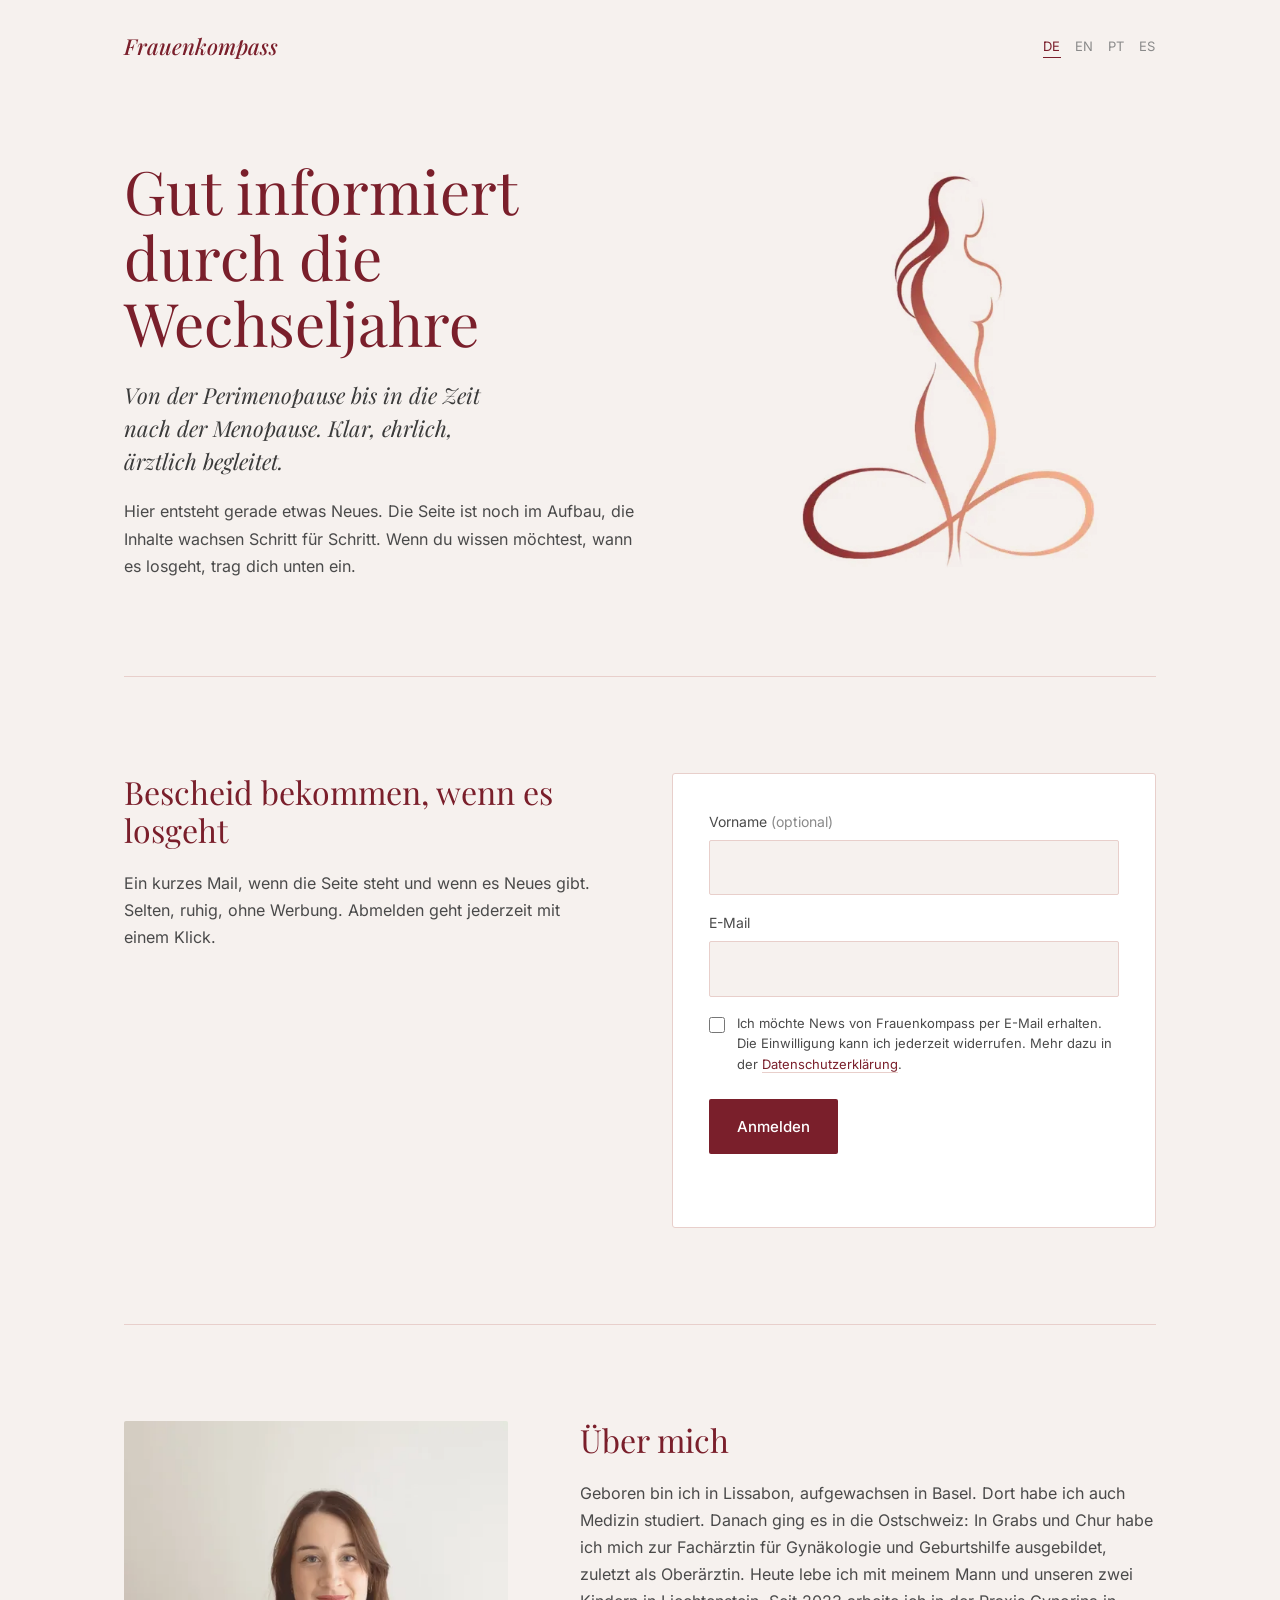
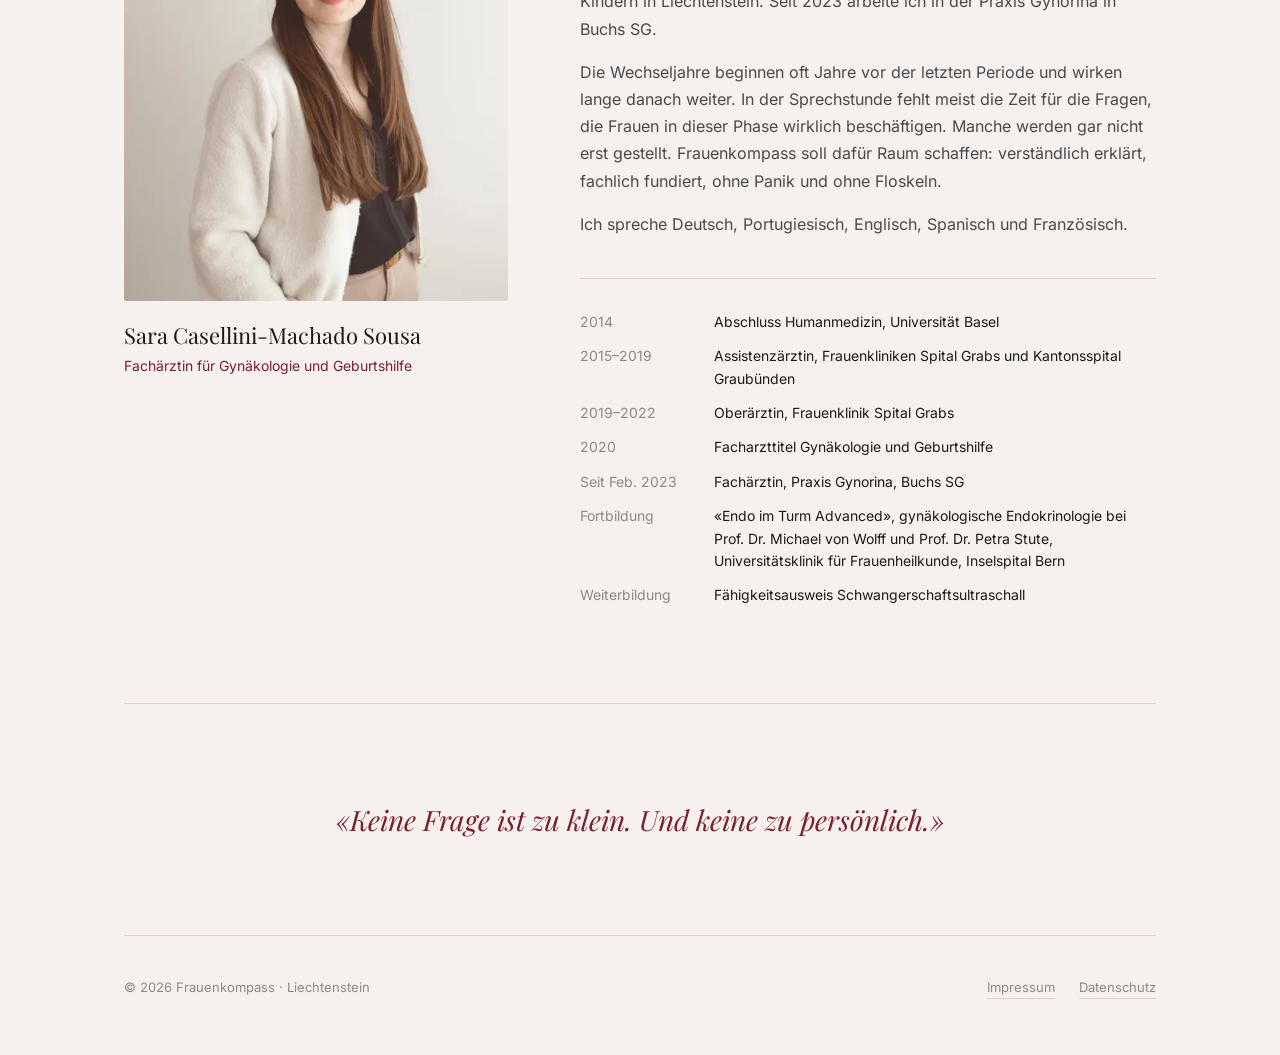
<file: index.html>
<!DOCTYPE html>
<html lang="de">
<head>
<meta charset="UTF-8">
<meta name="viewport" content="width=device-width, initial-scale=1.0">
<title>Frauenkompass · im Aufbau</title>
<meta name="description" content="Frauenkompass. Rund um die Wechseljahre. Ein neues Projekt von Sara Casellini-Machado Sousa, Fachärztin für Gynäkologie und Geburtshilfe in Liechtenstein. Die Seite ist im Aufbau.">
<meta name="theme-color" content="#F6F1EE">
<link rel="alternate" hreflang="de" href="index.html">
<link rel="alternate" hreflang="en" href="en/index.html">
<link rel="alternate" hreflang="pt" href="pt/index.html">
<link rel="alternate" hreflang="es" href="es/index.html">
<link rel="icon" type="image/png" href="assets/favicon.png">
<link rel="apple-touch-icon" href="assets/apple-touch-icon.png">
<link rel="stylesheet" href="assets/style.css">
</head>
<body>

<div class="wrap">
  <header class="top">
    <a class="wordmark" href="index.html">Frauenkompass</a>
    <nav class="lang" aria-label="Sprache"><a href="index.html" hreflang="de" lang="de" aria-current="page">DE</a><a href="en/index.html" hreflang="en" lang="en">EN</a><a href="pt/index.html" hreflang="pt" lang="pt">PT</a><a href="es/index.html" hreflang="es" lang="es">ES</a></nav>
  </header>

  <main>
    <section class="hero">
      <div>
        <h1>Gut informiert durch die Wechseljahre</h1>
        <p class="lede">Von der Perimenopause bis in die Zeit nach der Menopause. Klar, ehrlich, ärztlich begleitet.</p>
        <p class="body">Hier entsteht gerade etwas Neues. Die Seite ist noch im Aufbau, die Inhalte wachsen Schritt für Schritt. Wenn du wissen möchtest, wann es losgeht, trag dich unten ein.</p>
      </div>
      <div class="hero-symbol">
        <img src="assets/symbol.webp" width="404" height="537" alt="" aria-hidden="true">
      </div>
    </section>

    <section class="section" id="news">
      <div class="news">
        <div>
          <h2>Bescheid bekommen, wenn es losgeht</h2>
          <p>Ein kurzes Mail, wenn die Seite steht und wenn es Neues gibt. Selten, ruhig, ohne Werbung. Abmelden geht jederzeit mit einem Klick.</p>
        </div>
        <div class="card">
          <form id="news-form" novalidate>
            <input type="hidden" name="sprache" value="de">
            <label class="field">
              <span>Vorname <span class="opt">(optional)</span></span>
              <input class="input" type="text" name="vorname" autocomplete="given-name" maxlength="80">
            </label>
            <label class="field">
              <span>E-Mail</span>
              <input class="input" type="email" name="email" autocomplete="email" required maxlength="200">
            </label>
            <label class="hp" aria-hidden="true">Bitte leer lassen <input type="text" name="website" tabindex="-1" autocomplete="off"></label>
            <label class="check">
              <input type="checkbox" name="einwilligung" required>
              <span>Ich möchte News von Frauenkompass per E-Mail erhalten. Die Einwilligung kann ich jederzeit widerrufen. Mehr dazu in der <a href="datenschutz.html">Datenschutzerklärung</a>.</span>
            </label>
            <button class="btn" type="submit">Anmelden</button>
            <p class="form-note" id="news-note" role="status" aria-live="polite"></p>
          </form>
        </div>
      </div>
    </section>

    <section class="section" id="ueber">
      <div class="person">
        <figure class="portrait">
          <img src="assets/sara.webp" srcset="assets/sara-480.webp 480w, assets/sara.webp 960w" sizes="(max-width: 820px) 360px, 420px" width="960" height="1200" alt="Sara Casellini-Machado Sousa" loading="lazy">
          <figcaption>
            <span class="name">Sara Casellini-Machado Sousa</span>
            <span class="role">Fachärztin für Gynäkologie und Geburtshilfe</span>
          </figcaption>
        </figure>
        <div class="bio">
          <h2>Über mich</h2>
          <p>Geboren bin ich in Lissabon, aufgewachsen in Basel. Dort habe ich auch Medizin studiert. Danach ging es in die Ostschweiz: In Grabs und Chur habe ich mich zur Fachärztin für Gynäkologie und Geburtshilfe ausgebildet, zuletzt als Oberärztin. Heute lebe ich mit meinem Mann und unseren zwei Kindern in Liechtenstein. Seit 2023 arbeite ich in der Praxis Gynorina in Buchs SG.</p>
          <p>Die Wechseljahre beginnen oft Jahre vor der letzten Periode und wirken lange danach weiter. In der Sprechstunde fehlt meist die Zeit für die Fragen, die Frauen in dieser Phase wirklich beschäftigen. Manche werden gar nicht erst gestellt. Frauenkompass soll dafür Raum schaffen: verständlich erklärt, fachlich fundiert, ohne Panik und ohne Floskeln.</p>
          <p>Ich spreche Deutsch, Portugiesisch, Englisch, Spanisch und Französisch.</p>

          <dl class="cv">
            <dt>2014</dt><dd>Abschluss Humanmedizin, Universität Basel</dd>
            <dt>2015–2019</dt><dd>Assistenzärztin, Frauenkliniken Spital Grabs und Kantonsspital Graubünden</dd>
            <dt>2019–2022</dt><dd>Oberärztin, Frauenklinik Spital Grabs</dd>
            <dt>2020</dt><dd>Facharzttitel Gynäkologie und Geburtshilfe</dd>
            <dt>Seit Feb. 2023</dt><dd>Fachärztin, Praxis Gynorina, Buchs SG</dd>
            <dt>Fortbildung</dt><dd>«Endo im Turm Advanced», gynäkologische Endokrinologie bei Prof. Dr. Michael von Wolff und Prof. Dr. Petra Stute, Universitätsklinik für Frauenheilkunde, Inselspital Bern</dd>
            <dt>Weiterbildung</dt><dd>Fähigkeitsausweis Schwangerschaftsultraschall</dd>
          </dl>
        </div>
      </div>
    </section>

    <section class="quote">
      <p>«Keine Frage ist zu klein. Und keine zu persönlich.»</p>
    </section>
  </main>

  <footer class="foot">
    <span>© <span id="jahr">2026</span> Frauenkompass · Liechtenstein</span>
    <nav>
      <a href="impressum.html">Impressum</a>
      <a href="datenschutz.html">Datenschutz</a>
    </nav>
  </footer>
</div>

<script>
/*
  Newsletter-Anmeldung.
  ENDPOINT: URL des Newsletter-Dienstes (z.B. Brevo- oder Mailchimp-Formular-Action).
  Solange leer, öffnet das Formular ein vorbereitetes Mail an KONTAKT_EMAIL.
*/
var ENDPOINT = '';
var KONTAKT_EMAIL = 'kontakt@frauenkompass.ch';
var TXT = {
  badEmail: 'Bitte eine gültige E-Mail-Adresse eingeben.',
  noConsent: 'Bitte die Einwilligung bestätigen.',
  mailSubject: 'News-Anmeldung',
  mailBody: 'Bitte nehmt mich in die News-Liste auf.',
  mailName: 'Vorname',
  mailOpen: 'Dein Mailprogramm öffnet sich. Einfach absenden, fertig.',
  thanks: 'Danke. Bitte bestätige die Anmeldung über den Link im Mail, das wir dir gerade geschickt haben.',
  error: 'Das hat nicht geklappt. Bitte später nochmals versuchen.'
};

document.getElementById('jahr').textContent = new Date().getFullYear();

document.getElementById('news-form').addEventListener('submit', function (e) {
  e.preventDefault();
  var f = e.target;
  var note = document.getElementById('news-note');
  note.className = 'form-note';
  if (f.website.value) return;
  var email = f.email.value.trim();
  if (!/^[^\s@]+@[^\s@]+\.[^\s@]+$/.test(email)) { note.textContent = TXT.badEmail; f.email.focus(); return; }
  if (!f.einwilligung.checked) { note.textContent = TXT.noConsent; return; }

  if (!ENDPOINT) {
    var body = TXT.mailBody + '\n\nE-Mail: ' + email + (f.vorname.value.trim() ? '\n' + TXT.mailName + ': ' + f.vorname.value.trim() : '') + '\n[de]';
    window.location.href = 'mailto:' + KONTAKT_EMAIL + '?subject=' + encodeURIComponent(TXT.mailSubject) + '&body=' + encodeURIComponent(body);
    note.textContent = TXT.mailOpen;
    note.className = 'form-note ok';
    return;
  }

  var btn = f.querySelector('button');
  btn.disabled = true;
  fetch(ENDPOINT, { method: 'POST', body: new FormData(f), mode: 'no-cors' })
    .then(function () {
      f.reset();
      note.textContent = TXT.thanks;
      note.className = 'form-note ok';
    })
    .catch(function () {
      note.textContent = TXT.error;
    })
    .then(function () { btn.disabled = false; });
});
</script>
</body>
</html>
</file>
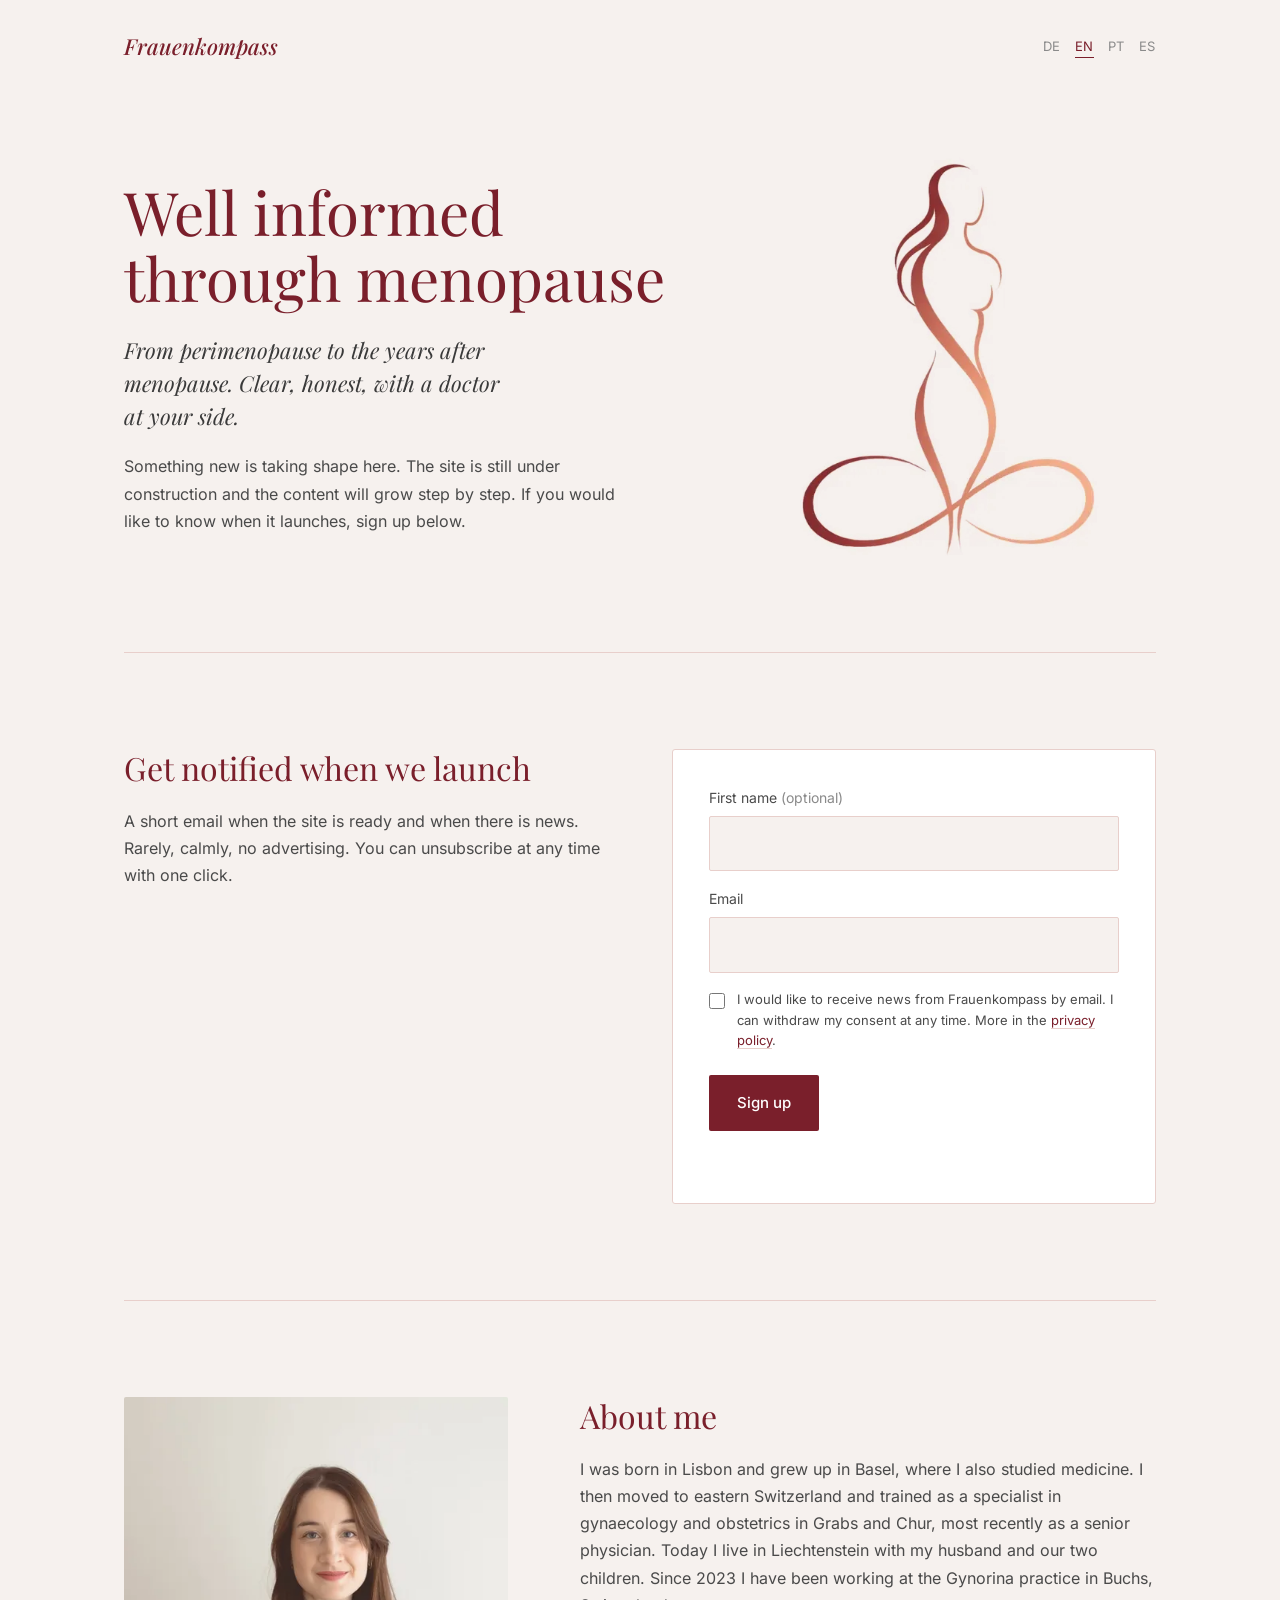
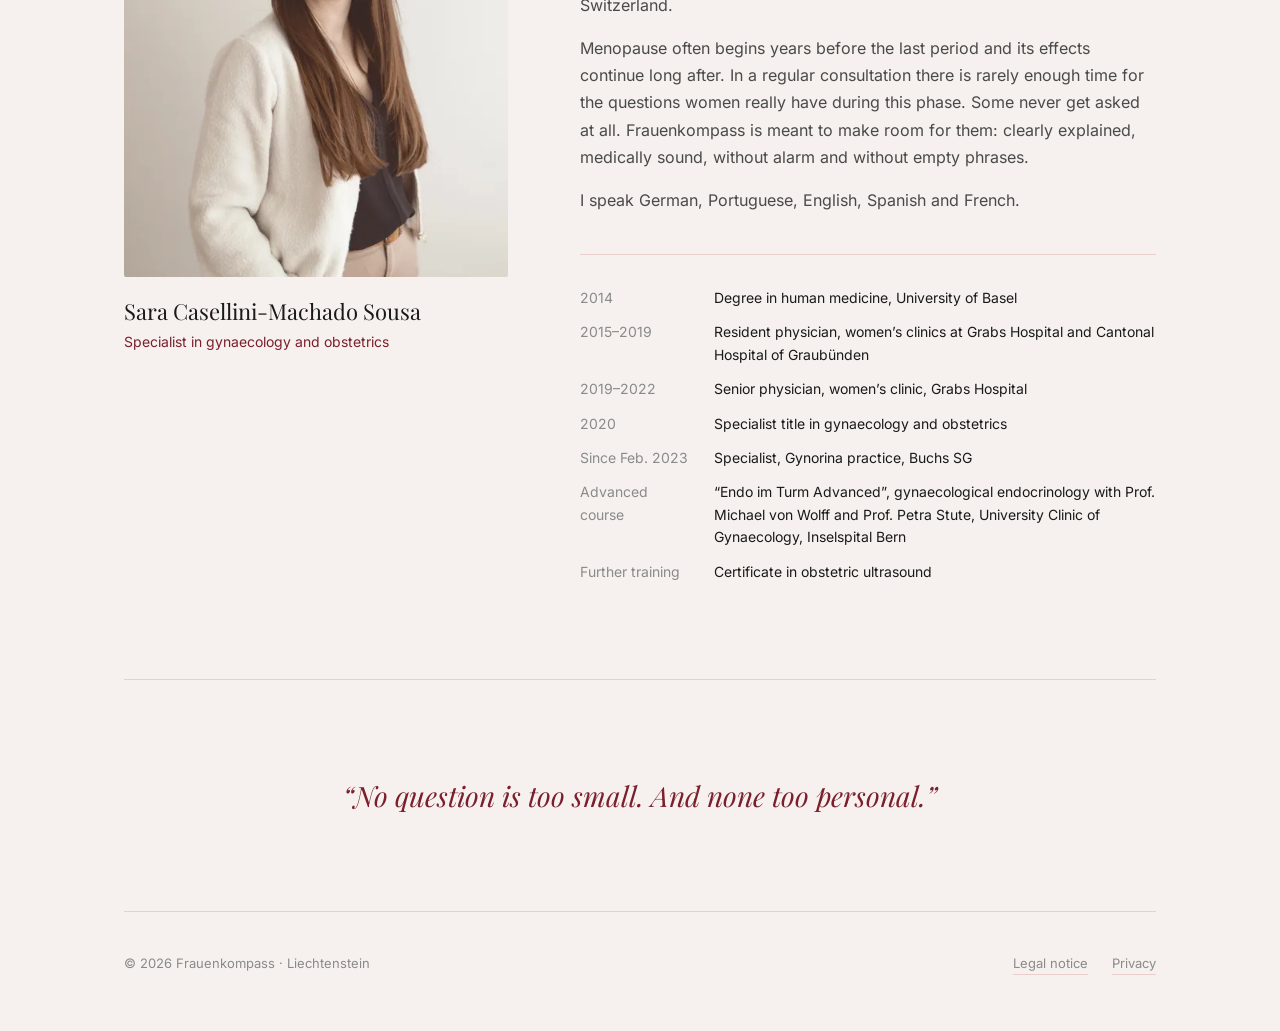
<file: en/index.html>
<!DOCTYPE html>
<html lang="en">
<head>
<meta charset="UTF-8">
<meta name="viewport" content="width=device-width, initial-scale=1.0">
<title>Frauenkompass · coming soon</title>
<meta name="description" content="Frauenkompass. All about menopause. A new project by Sara Casellini-Machado Sousa, specialist in gynaecology and obstetrics in Liechtenstein. This site is under construction.">
<meta name="theme-color" content="#F6F1EE">
<link rel="alternate" hreflang="de" href="../index.html">
<link rel="alternate" hreflang="en" href="../en/index.html">
<link rel="alternate" hreflang="pt" href="../pt/index.html">
<link rel="alternate" hreflang="es" href="../es/index.html">
<link rel="icon" type="image/png" href="../assets/favicon.png">
<link rel="apple-touch-icon" href="../assets/apple-touch-icon.png">
<link rel="stylesheet" href="../assets/style.css">
</head>
<body>

<div class="wrap">
  <header class="top">
    <a class="wordmark" href="index.html">Frauenkompass</a>
    <nav class="lang" aria-label="Language"><a href="../index.html" hreflang="de" lang="de">DE</a><a href="../en/index.html" hreflang="en" lang="en" aria-current="page">EN</a><a href="../pt/index.html" hreflang="pt" lang="pt">PT</a><a href="../es/index.html" hreflang="es" lang="es">ES</a></nav>
  </header>

  <main>
    <section class="hero">
      <div>
        <h1>Well informed through menopause</h1>
        <p class="lede">From perimenopause to the years after menopause. Clear, honest, with a doctor at your side.</p>
        <p class="body">Something new is taking shape here. The site is still under construction and the content will grow step by step. If you would like to know when it launches, sign up below.</p>
      </div>
      <div class="hero-symbol">
        <img src="../assets/symbol.webp" width="404" height="537" alt="" aria-hidden="true">
      </div>
    </section>

    <section class="section" id="news">
      <div class="news">
        <div>
          <h2>Get notified when we launch</h2>
          <p>A short email when the site is ready and when there is news. Rarely, calmly, no advertising. You can unsubscribe at any time with one click.</p>
        </div>
        <div class="card">
          <form id="news-form" novalidate>
            <input type="hidden" name="sprache" value="en">
            <label class="field">
              <span>First name <span class="opt">(optional)</span></span>
              <input class="input" type="text" name="vorname" autocomplete="given-name" maxlength="80">
            </label>
            <label class="field">
              <span>Email</span>
              <input class="input" type="email" name="email" autocomplete="email" required maxlength="200">
            </label>
            <label class="hp" aria-hidden="true">Please leave empty <input type="text" name="website" tabindex="-1" autocomplete="off"></label>
            <label class="check">
              <input type="checkbox" name="einwilligung" required>
              <span>I would like to receive news from Frauenkompass by email. I can withdraw my consent at any time. More in the <a href="privacy.html">privacy policy</a>.</span>
            </label>
            <button class="btn" type="submit">Sign up</button>
            <p class="form-note" id="news-note" role="status" aria-live="polite"></p>
          </form>
        </div>
      </div>
    </section>

    <section class="section" id="ueber">
      <div class="person">
        <figure class="portrait">
          <img src="../assets/sara.webp" srcset="../assets/sara-480.webp 480w, ../assets/sara.webp 960w" sizes="(max-width: 820px) 360px, 420px" width="960" height="1200" alt="Sara Casellini-Machado Sousa" loading="lazy">
          <figcaption>
            <span class="name">Sara Casellini-Machado Sousa</span>
            <span class="role">Specialist in gynaecology and obstetrics</span>
          </figcaption>
        </figure>
        <div class="bio">
          <h2>About me</h2>
          <p>I was born in Lisbon and grew up in Basel, where I also studied medicine. I then moved to eastern Switzerland and trained as a specialist in gynaecology and obstetrics in Grabs and Chur, most recently as a senior physician. Today I live in Liechtenstein with my husband and our two children. Since 2023 I have been working at the Gynorina practice in Buchs, Switzerland.</p>
          <p>Menopause often begins years before the last period and its effects continue long after. In a regular consultation there is rarely enough time for the questions women really have during this phase. Some never get asked at all. Frauenkompass is meant to make room for them: clearly explained, medically sound, without alarm and without empty phrases.</p>
          <p>I speak German, Portuguese, English, Spanish and French.</p>

          <dl class="cv">
            <dt>2014</dt><dd>Degree in human medicine, University of Basel</dd>
            <dt>2015–2019</dt><dd>Resident physician, women’s clinics at Grabs Hospital and Cantonal Hospital of Graubünden</dd>
            <dt>2019–2022</dt><dd>Senior physician, women’s clinic, Grabs Hospital</dd>
            <dt>2020</dt><dd>Specialist title in gynaecology and obstetrics</dd>
            <dt>Since Feb. 2023</dt><dd>Specialist, Gynorina practice, Buchs SG</dd>
            <dt>Advanced course</dt><dd>“Endo im Turm Advanced”, gynaecological endocrinology with Prof. Michael von Wolff and Prof. Petra Stute, University Clinic of Gynaecology, Inselspital Bern</dd>
            <dt>Further training</dt><dd>Certificate in obstetric ultrasound</dd>
          </dl>
        </div>
      </div>
    </section>

    <section class="quote">
      <p>“No question is too small. And none too personal.”</p>
    </section>
  </main>

  <footer class="foot">
    <span>© <span id="jahr">2026</span> Frauenkompass · Liechtenstein</span>
    <nav>
      <a href="../impressum.html">Legal notice</a>
      <a href="privacy.html">Privacy</a>
    </nav>
  </footer>
</div>

<script>
/*
  Newsletter-Anmeldung.
  ENDPOINT: URL des Newsletter-Dienstes (z.B. Brevo- oder Mailchimp-Formular-Action).
  Solange leer, öffnet das Formular ein vorbereitetes Mail an KONTAKT_EMAIL.
*/
var ENDPOINT = '';
var KONTAKT_EMAIL = 'kontakt@frauenkompass.ch';
var TXT = {
  badEmail: 'Please enter a valid email address.',
  noConsent: 'Please confirm your consent.',
  mailSubject: 'Newsletter sign-up',
  mailBody: 'Please add me to the news list.',
  mailName: 'First name',
  mailOpen: 'Your email app is opening. Just send the message.',
  thanks: 'Thank you. Please confirm your sign-up using the link in the email we just sent you.',
  error: 'Something went wrong. Please try again later.'
};

document.getElementById('jahr').textContent = new Date().getFullYear();

document.getElementById('news-form').addEventListener('submit', function (e) {
  e.preventDefault();
  var f = e.target;
  var note = document.getElementById('news-note');
  note.className = 'form-note';
  if (f.website.value) return;
  var email = f.email.value.trim();
  if (!/^[^\s@]+@[^\s@]+\.[^\s@]+$/.test(email)) { note.textContent = TXT.badEmail; f.email.focus(); return; }
  if (!f.einwilligung.checked) { note.textContent = TXT.noConsent; return; }

  if (!ENDPOINT) {
    var body = TXT.mailBody + '\n\nE-Mail: ' + email + (f.vorname.value.trim() ? '\n' + TXT.mailName + ': ' + f.vorname.value.trim() : '') + '\n[en]';
    window.location.href = 'mailto:' + KONTAKT_EMAIL + '?subject=' + encodeURIComponent(TXT.mailSubject) + '&body=' + encodeURIComponent(body);
    note.textContent = TXT.mailOpen;
    note.className = 'form-note ok';
    return;
  }

  var btn = f.querySelector('button');
  btn.disabled = true;
  fetch(ENDPOINT, { method: 'POST', body: new FormData(f), mode: 'no-cors' })
    .then(function () {
      f.reset();
      note.textContent = TXT.thanks;
      note.className = 'form-note ok';
    })
    .catch(function () {
      note.textContent = TXT.error;
    })
    .then(function () { btn.disabled = false; });
});
</script>
</body>
</html>
</file>
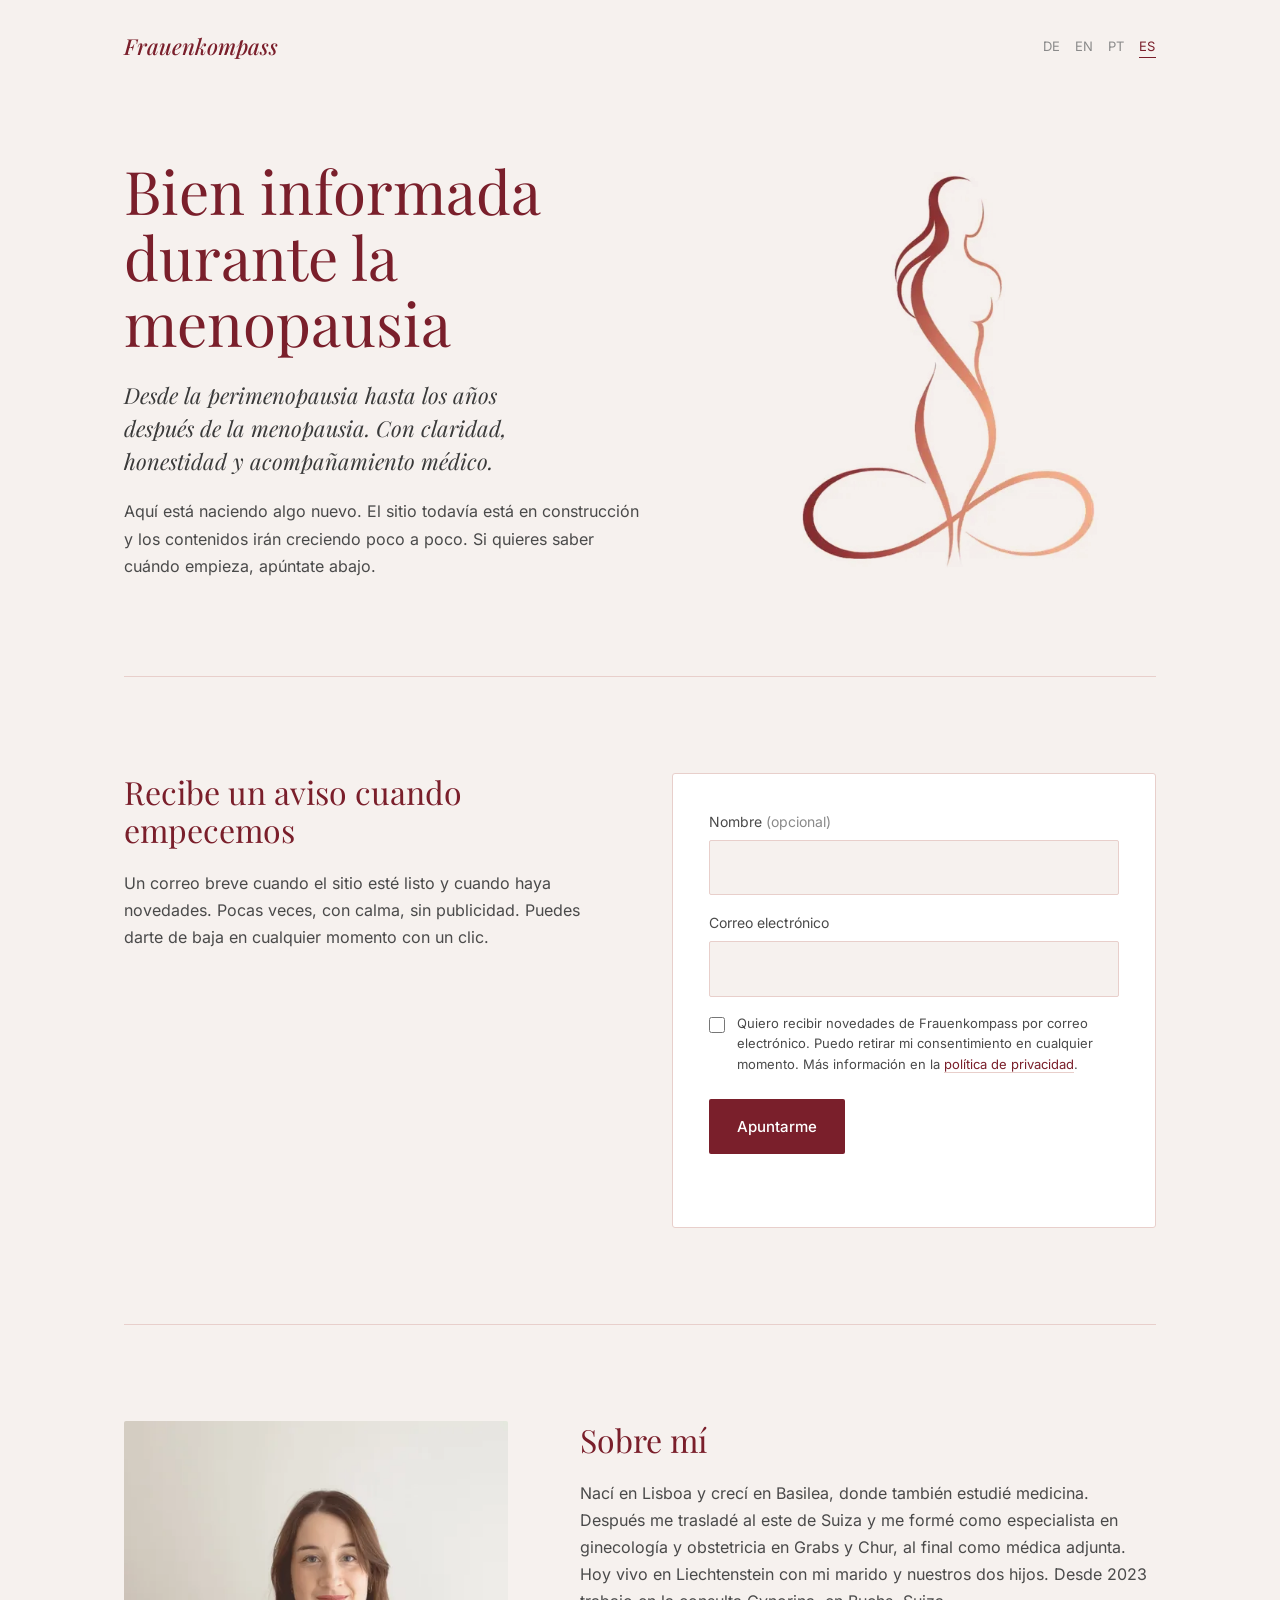
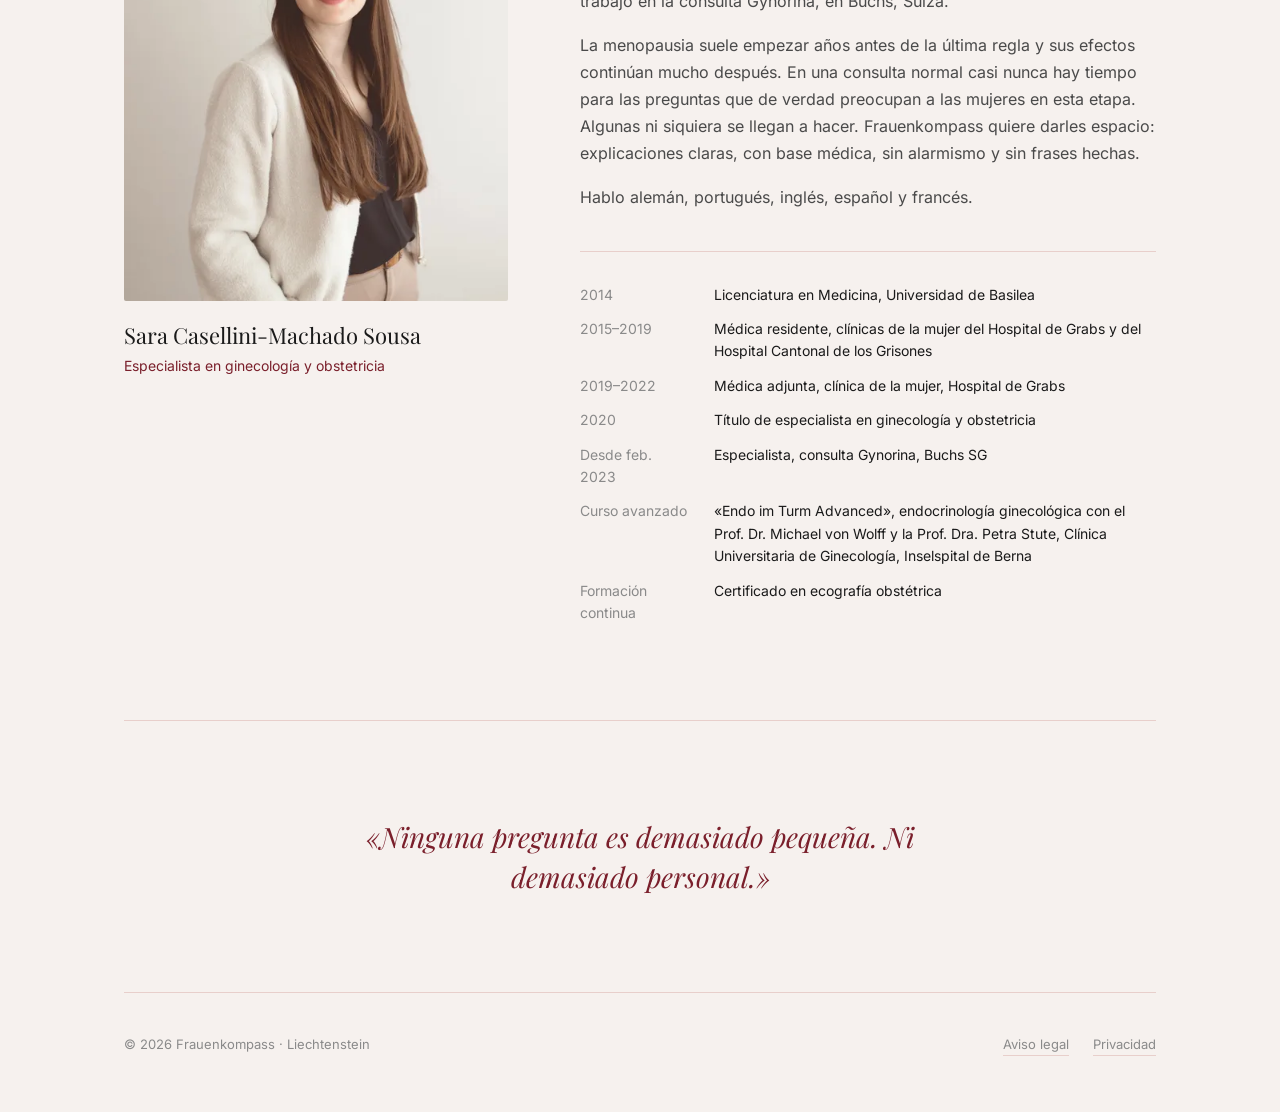
<file: es/index.html>
<!DOCTYPE html>
<html lang="es">
<head>
<meta charset="UTF-8">
<meta name="viewport" content="width=device-width, initial-scale=1.0">
<title>Frauenkompass · en construcción</title>
<meta name="description" content="Frauenkompass. Todo sobre la menopausia. Un nuevo proyecto de Sara Casellini-Machado Sousa, especialista en ginecología y obstetricia en Liechtenstein. El sitio está en construcción.">
<meta name="theme-color" content="#F6F1EE">
<link rel="alternate" hreflang="de" href="../index.html">
<link rel="alternate" hreflang="en" href="../en/index.html">
<link rel="alternate" hreflang="pt" href="../pt/index.html">
<link rel="alternate" hreflang="es" href="../es/index.html">
<link rel="icon" type="image/png" href="../assets/favicon.png">
<link rel="apple-touch-icon" href="../assets/apple-touch-icon.png">
<link rel="stylesheet" href="../assets/style.css">
</head>
<body>

<div class="wrap">
  <header class="top">
    <a class="wordmark" href="index.html">Frauenkompass</a>
    <nav class="lang" aria-label="Idioma"><a href="../index.html" hreflang="de" lang="de">DE</a><a href="../en/index.html" hreflang="en" lang="en">EN</a><a href="../pt/index.html" hreflang="pt" lang="pt">PT</a><a href="../es/index.html" hreflang="es" lang="es" aria-current="page">ES</a></nav>
  </header>

  <main>
    <section class="hero">
      <div>
        <h1>Bien informada durante la menopausia</h1>
        <p class="lede">Desde la perimenopausia hasta los años después de la menopausia. Con claridad, honestidad y acompañamiento médico.</p>
        <p class="body">Aquí está naciendo algo nuevo. El sitio todavía está en construcción y los contenidos irán creciendo poco a poco. Si quieres saber cuándo empieza, apúntate abajo.</p>
      </div>
      <div class="hero-symbol">
        <img src="../assets/symbol.webp" width="404" height="537" alt="" aria-hidden="true">
      </div>
    </section>

    <section class="section" id="news">
      <div class="news">
        <div>
          <h2>Recibe un aviso cuando empecemos</h2>
          <p>Un correo breve cuando el sitio esté listo y cuando haya novedades. Pocas veces, con calma, sin publicidad. Puedes darte de baja en cualquier momento con un clic.</p>
        </div>
        <div class="card">
          <form id="news-form" novalidate>
            <input type="hidden" name="sprache" value="es">
            <label class="field">
              <span>Nombre <span class="opt">(opcional)</span></span>
              <input class="input" type="text" name="vorname" autocomplete="given-name" maxlength="80">
            </label>
            <label class="field">
              <span>Correo electrónico</span>
              <input class="input" type="email" name="email" autocomplete="email" required maxlength="200">
            </label>
            <label class="hp" aria-hidden="true">Dejar vacío <input type="text" name="website" tabindex="-1" autocomplete="off"></label>
            <label class="check">
              <input type="checkbox" name="einwilligung" required>
              <span>Quiero recibir novedades de Frauenkompass por correo electrónico. Puedo retirar mi consentimiento en cualquier momento. Más información en la <a href="privacy.html">política de privacidad</a>.</span>
            </label>
            <button class="btn" type="submit">Apuntarme</button>
            <p class="form-note" id="news-note" role="status" aria-live="polite"></p>
          </form>
        </div>
      </div>
    </section>

    <section class="section" id="ueber">
      <div class="person">
        <figure class="portrait">
          <img src="../assets/sara.webp" srcset="../assets/sara-480.webp 480w, ../assets/sara.webp 960w" sizes="(max-width: 820px) 360px, 420px" width="960" height="1200" alt="Sara Casellini-Machado Sousa" loading="lazy">
          <figcaption>
            <span class="name">Sara Casellini-Machado Sousa</span>
            <span class="role">Especialista en ginecología y obstetricia</span>
          </figcaption>
        </figure>
        <div class="bio">
          <h2>Sobre mí</h2>
          <p>Nací en Lisboa y crecí en Basilea, donde también estudié medicina. Después me trasladé al este de Suiza y me formé como especialista en ginecología y obstetricia en Grabs y Chur, al final como médica adjunta. Hoy vivo en Liechtenstein con mi marido y nuestros dos hijos. Desde 2023 trabajo en la consulta Gynorina, en Buchs, Suiza.</p>
          <p>La menopausia suele empezar años antes de la última regla y sus efectos continúan mucho después. En una consulta normal casi nunca hay tiempo para las preguntas que de verdad preocupan a las mujeres en esta etapa. Algunas ni siquiera se llegan a hacer. Frauenkompass quiere darles espacio: explicaciones claras, con base médica, sin alarmismo y sin frases hechas.</p>
          <p>Hablo alemán, portugués, inglés, español y francés.</p>

          <dl class="cv">
            <dt>2014</dt><dd>Licenciatura en Medicina, Universidad de Basilea</dd>
            <dt>2015–2019</dt><dd>Médica residente, clínicas de la mujer del Hospital de Grabs y del Hospital Cantonal de los Grisones</dd>
            <dt>2019–2022</dt><dd>Médica adjunta, clínica de la mujer, Hospital de Grabs</dd>
            <dt>2020</dt><dd>Título de especialista en ginecología y obstetricia</dd>
            <dt>Desde feb. 2023</dt><dd>Especialista, consulta Gynorina, Buchs SG</dd>
            <dt>Curso avanzado</dt><dd>«Endo im Turm Advanced», endocrinología ginecológica con el Prof. Dr. Michael von Wolff y la Prof. Dra. Petra Stute, Clínica Universitaria de Ginecología, Inselspital de Berna</dd>
            <dt>Formación continua</dt><dd>Certificado en ecografía obstétrica</dd>
          </dl>
        </div>
      </div>
    </section>

    <section class="quote">
      <p>«Ninguna pregunta es demasiado pequeña. Ni demasiado personal.»</p>
    </section>
  </main>

  <footer class="foot">
    <span>© <span id="jahr">2026</span> Frauenkompass · Liechtenstein</span>
    <nav>
      <a href="../impressum.html">Aviso legal</a>
      <a href="privacy.html">Privacidad</a>
    </nav>
  </footer>
</div>

<script>
/*
  Newsletter-Anmeldung.
  ENDPOINT: URL des Newsletter-Dienstes (z.B. Brevo- oder Mailchimp-Formular-Action).
  Solange leer, öffnet das Formular ein vorbereitetes Mail an KONTAKT_EMAIL.
*/
var ENDPOINT = '';
var KONTAKT_EMAIL = 'kontakt@frauenkompass.ch';
var TXT = {
  badEmail: 'Introduce una dirección de correo válida.',
  noConsent: 'Confirma tu consentimiento.',
  mailSubject: 'Suscripción a las novedades',
  mailBody: 'Por favor, añadidme a la lista de novedades.',
  mailName: 'Nombre',
  mailOpen: 'Se abrirá tu programa de correo. Solo tienes que enviarlo.',
  thanks: 'Gracias. Confirma la suscripción con el enlace del correo que te acabamos de enviar.',
  error: 'Algo ha fallado. Inténtalo de nuevo más tarde.'
};

document.getElementById('jahr').textContent = new Date().getFullYear();

document.getElementById('news-form').addEventListener('submit', function (e) {
  e.preventDefault();
  var f = e.target;
  var note = document.getElementById('news-note');
  note.className = 'form-note';
  if (f.website.value) return;
  var email = f.email.value.trim();
  if (!/^[^\s@]+@[^\s@]+\.[^\s@]+$/.test(email)) { note.textContent = TXT.badEmail; f.email.focus(); return; }
  if (!f.einwilligung.checked) { note.textContent = TXT.noConsent; return; }

  if (!ENDPOINT) {
    var body = TXT.mailBody + '\n\nE-Mail: ' + email + (f.vorname.value.trim() ? '\n' + TXT.mailName + ': ' + f.vorname.value.trim() : '') + '\n[es]';
    window.location.href = 'mailto:' + KONTAKT_EMAIL + '?subject=' + encodeURIComponent(TXT.mailSubject) + '&body=' + encodeURIComponent(body);
    note.textContent = TXT.mailOpen;
    note.className = 'form-note ok';
    return;
  }

  var btn = f.querySelector('button');
  btn.disabled = true;
  fetch(ENDPOINT, { method: 'POST', body: new FormData(f), mode: 'no-cors' })
    .then(function () {
      f.reset();
      note.textContent = TXT.thanks;
      note.className = 'form-note ok';
    })
    .catch(function () {
      note.textContent = TXT.error;
    })
    .then(function () { btn.disabled = false; });
});
</script>
</body>
</html>
</file>
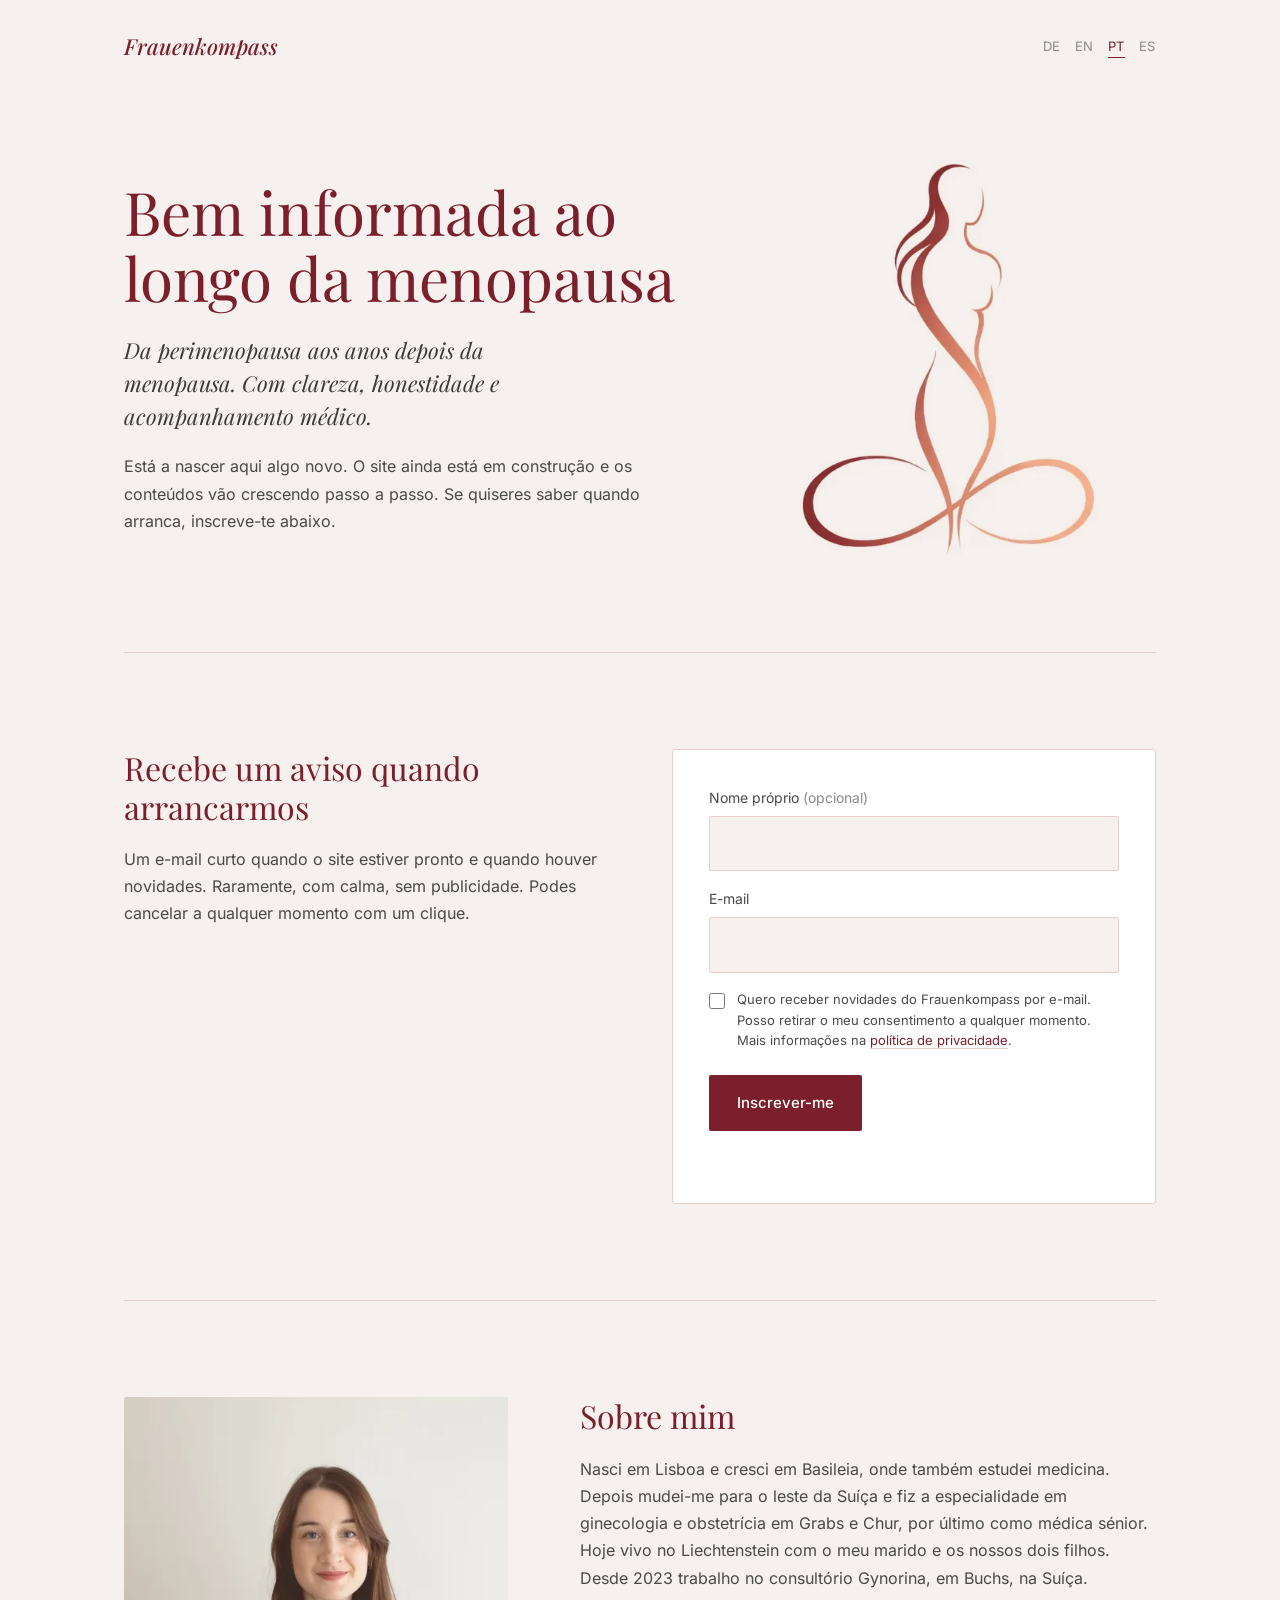
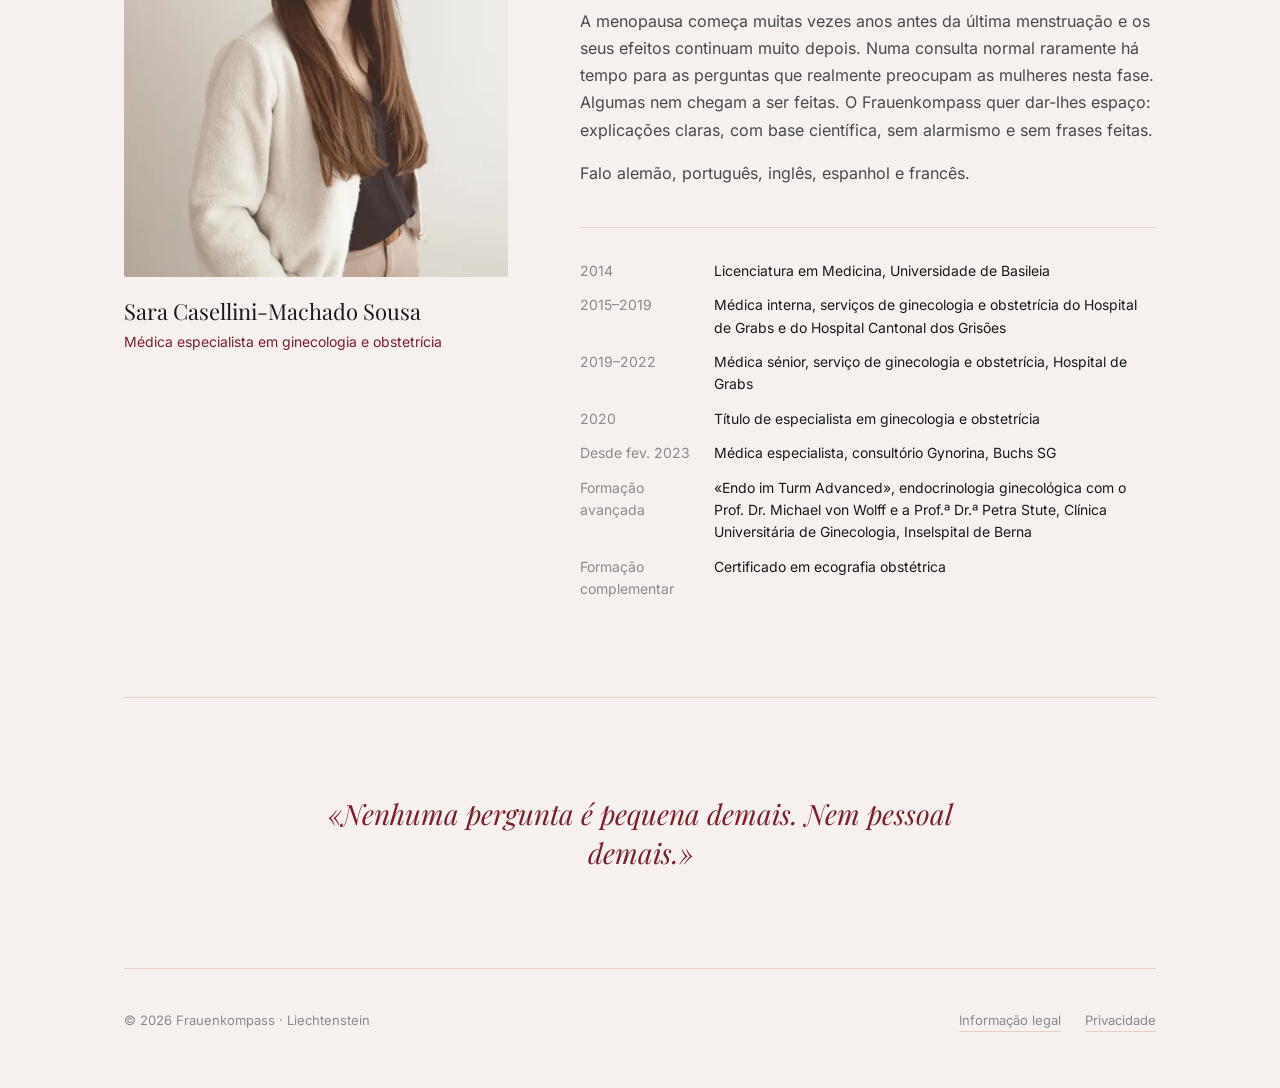
<file: pt/index.html>
<!DOCTYPE html>
<html lang="pt">
<head>
<meta charset="UTF-8">
<meta name="viewport" content="width=device-width, initial-scale=1.0">
<title>Frauenkompass · em construção</title>
<meta name="description" content="Frauenkompass. Tudo sobre a menopausa. Um novo projeto de Sara Casellini-Machado Sousa, médica especialista em ginecologia e obstetrícia no Liechtenstein. O site está em construção.">
<meta name="theme-color" content="#F6F1EE">
<link rel="alternate" hreflang="de" href="../index.html">
<link rel="alternate" hreflang="en" href="../en/index.html">
<link rel="alternate" hreflang="pt" href="../pt/index.html">
<link rel="alternate" hreflang="es" href="../es/index.html">
<link rel="icon" type="image/png" href="../assets/favicon.png">
<link rel="apple-touch-icon" href="../assets/apple-touch-icon.png">
<link rel="stylesheet" href="../assets/style.css">
</head>
<body>

<div class="wrap">
  <header class="top">
    <a class="wordmark" href="index.html">Frauenkompass</a>
    <nav class="lang" aria-label="Idioma"><a href="../index.html" hreflang="de" lang="de">DE</a><a href="../en/index.html" hreflang="en" lang="en">EN</a><a href="../pt/index.html" hreflang="pt" lang="pt" aria-current="page">PT</a><a href="../es/index.html" hreflang="es" lang="es">ES</a></nav>
  </header>

  <main>
    <section class="hero">
      <div>
        <h1>Bem informada ao longo da menopausa</h1>
        <p class="lede">Da perimenopausa aos anos depois da menopausa. Com clareza, honestidade e acompanhamento médico.</p>
        <p class="body">Está a nascer aqui algo novo. O site ainda está em construção e os conteúdos vão crescendo passo a passo. Se quiseres saber quando arranca, inscreve-te abaixo.</p>
      </div>
      <div class="hero-symbol">
        <img src="../assets/symbol.webp" width="404" height="537" alt="" aria-hidden="true">
      </div>
    </section>

    <section class="section" id="news">
      <div class="news">
        <div>
          <h2>Recebe um aviso quando arrancarmos</h2>
          <p>Um e-mail curto quando o site estiver pronto e quando houver novidades. Raramente, com calma, sem publicidade. Podes cancelar a qualquer momento com um clique.</p>
        </div>
        <div class="card">
          <form id="news-form" novalidate>
            <input type="hidden" name="sprache" value="pt">
            <label class="field">
              <span>Nome próprio <span class="opt">(opcional)</span></span>
              <input class="input" type="text" name="vorname" autocomplete="given-name" maxlength="80">
            </label>
            <label class="field">
              <span>E-mail</span>
              <input class="input" type="email" name="email" autocomplete="email" required maxlength="200">
            </label>
            <label class="hp" aria-hidden="true">Deixar em branco <input type="text" name="website" tabindex="-1" autocomplete="off"></label>
            <label class="check">
              <input type="checkbox" name="einwilligung" required>
              <span>Quero receber novidades do Frauenkompass por e-mail. Posso retirar o meu consentimento a qualquer momento. Mais informações na <a href="privacy.html">política de privacidade</a>.</span>
            </label>
            <button class="btn" type="submit">Inscrever-me</button>
            <p class="form-note" id="news-note" role="status" aria-live="polite"></p>
          </form>
        </div>
      </div>
    </section>

    <section class="section" id="ueber">
      <div class="person">
        <figure class="portrait">
          <img src="../assets/sara.webp" srcset="../assets/sara-480.webp 480w, ../assets/sara.webp 960w" sizes="(max-width: 820px) 360px, 420px" width="960" height="1200" alt="Sara Casellini-Machado Sousa" loading="lazy">
          <figcaption>
            <span class="name">Sara Casellini-Machado Sousa</span>
            <span class="role">Médica especialista em ginecologia e obstetrícia</span>
          </figcaption>
        </figure>
        <div class="bio">
          <h2>Sobre mim</h2>
          <p>Nasci em Lisboa e cresci em Basileia, onde também estudei medicina. Depois mudei-me para o leste da Suíça e fiz a especialidade em ginecologia e obstetrícia em Grabs e Chur, por último como médica sénior. Hoje vivo no Liechtenstein com o meu marido e os nossos dois filhos. Desde 2023 trabalho no consultório Gynorina, em Buchs, na Suíça.</p>
          <p>A menopausa começa muitas vezes anos antes da última menstruação e os seus efeitos continuam muito depois. Numa consulta normal raramente há tempo para as perguntas que realmente preocupam as mulheres nesta fase. Algumas nem chegam a ser feitas. O Frauenkompass quer dar-lhes espaço: explicações claras, com base científica, sem alarmismo e sem frases feitas.</p>
          <p>Falo alemão, português, inglês, espanhol e francês.</p>

          <dl class="cv">
            <dt>2014</dt><dd>Licenciatura em Medicina, Universidade de Basileia</dd>
            <dt>2015–2019</dt><dd>Médica interna, serviços de ginecologia e obstetrícia do Hospital de Grabs e do Hospital Cantonal dos Grisões</dd>
            <dt>2019–2022</dt><dd>Médica sénior, serviço de ginecologia e obstetrícia, Hospital de Grabs</dd>
            <dt>2020</dt><dd>Título de especialista em ginecologia e obstetrícia</dd>
            <dt>Desde fev. 2023</dt><dd>Médica especialista, consultório Gynorina, Buchs SG</dd>
            <dt>Formação avançada</dt><dd>«Endo im Turm Advanced», endocrinologia ginecológica com o Prof. Dr. Michael von Wolff e a Prof.ª Dr.ª Petra Stute, Clínica Universitária de Ginecologia, Inselspital de Berna</dd>
            <dt>Formação complementar</dt><dd>Certificado em ecografia obstétrica</dd>
          </dl>
        </div>
      </div>
    </section>

    <section class="quote">
      <p>«Nenhuma pergunta é pequena demais. Nem pessoal demais.»</p>
    </section>
  </main>

  <footer class="foot">
    <span>© <span id="jahr">2026</span> Frauenkompass · Liechtenstein</span>
    <nav>
      <a href="../impressum.html">Informação legal</a>
      <a href="privacy.html">Privacidade</a>
    </nav>
  </footer>
</div>

<script>
/*
  Newsletter-Anmeldung.
  ENDPOINT: URL des Newsletter-Dienstes (z.B. Brevo- oder Mailchimp-Formular-Action).
  Solange leer, öffnet das Formular ein vorbereitetes Mail an KONTAKT_EMAIL.
*/
var ENDPOINT = '';
var KONTAKT_EMAIL = 'kontakt@frauenkompass.ch';
var TXT = {
  badEmail: 'Introduz um endereço de e-mail válido.',
  noConsent: 'Confirma o teu consentimento.',
  mailSubject: 'Inscrição nas novidades',
  mailBody: 'Por favor, incluam-me na lista de novidades.',
  mailName: 'Nome próprio',
  mailOpen: 'O teu programa de e-mail vai abrir. Basta enviar.',
  thanks: 'Obrigada. Confirma a inscrição através do link no e-mail que te acabámos de enviar.',
  error: 'Algo correu mal. Tenta novamente mais tarde.'
};

document.getElementById('jahr').textContent = new Date().getFullYear();

document.getElementById('news-form').addEventListener('submit', function (e) {
  e.preventDefault();
  var f = e.target;
  var note = document.getElementById('news-note');
  note.className = 'form-note';
  if (f.website.value) return;
  var email = f.email.value.trim();
  if (!/^[^\s@]+@[^\s@]+\.[^\s@]+$/.test(email)) { note.textContent = TXT.badEmail; f.email.focus(); return; }
  if (!f.einwilligung.checked) { note.textContent = TXT.noConsent; return; }

  if (!ENDPOINT) {
    var body = TXT.mailBody + '\n\nE-Mail: ' + email + (f.vorname.value.trim() ? '\n' + TXT.mailName + ': ' + f.vorname.value.trim() : '') + '\n[pt]';
    window.location.href = 'mailto:' + KONTAKT_EMAIL + '?subject=' + encodeURIComponent(TXT.mailSubject) + '&body=' + encodeURIComponent(body);
    note.textContent = TXT.mailOpen;
    note.className = 'form-note ok';
    return;
  }

  var btn = f.querySelector('button');
  btn.disabled = true;
  fetch(ENDPOINT, { method: 'POST', body: new FormData(f), mode: 'no-cors' })
    .then(function () {
      f.reset();
      note.textContent = TXT.thanks;
      note.className = 'form-note ok';
    })
    .catch(function () {
      note.textContent = TXT.error;
    })
    .then(function () { btn.disabled = false; });
});
</script>
</body>
</html>
</file>
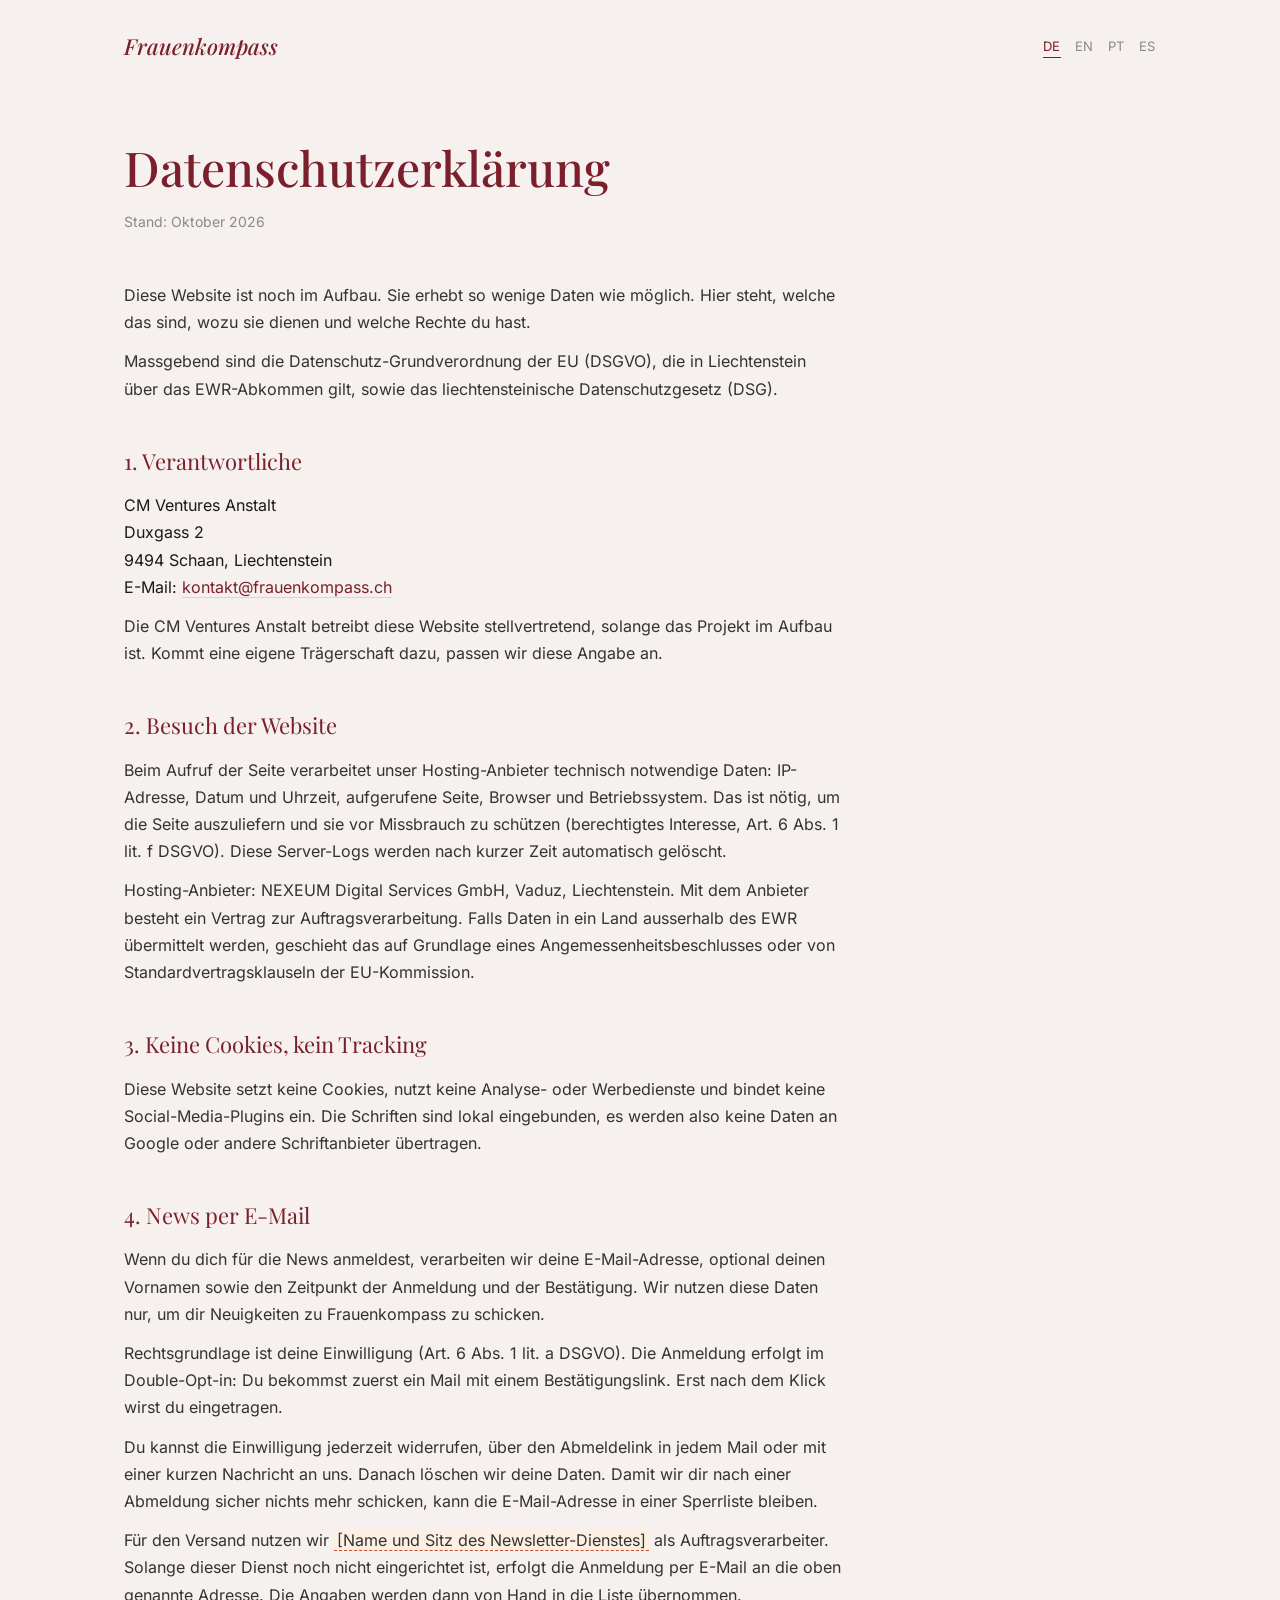
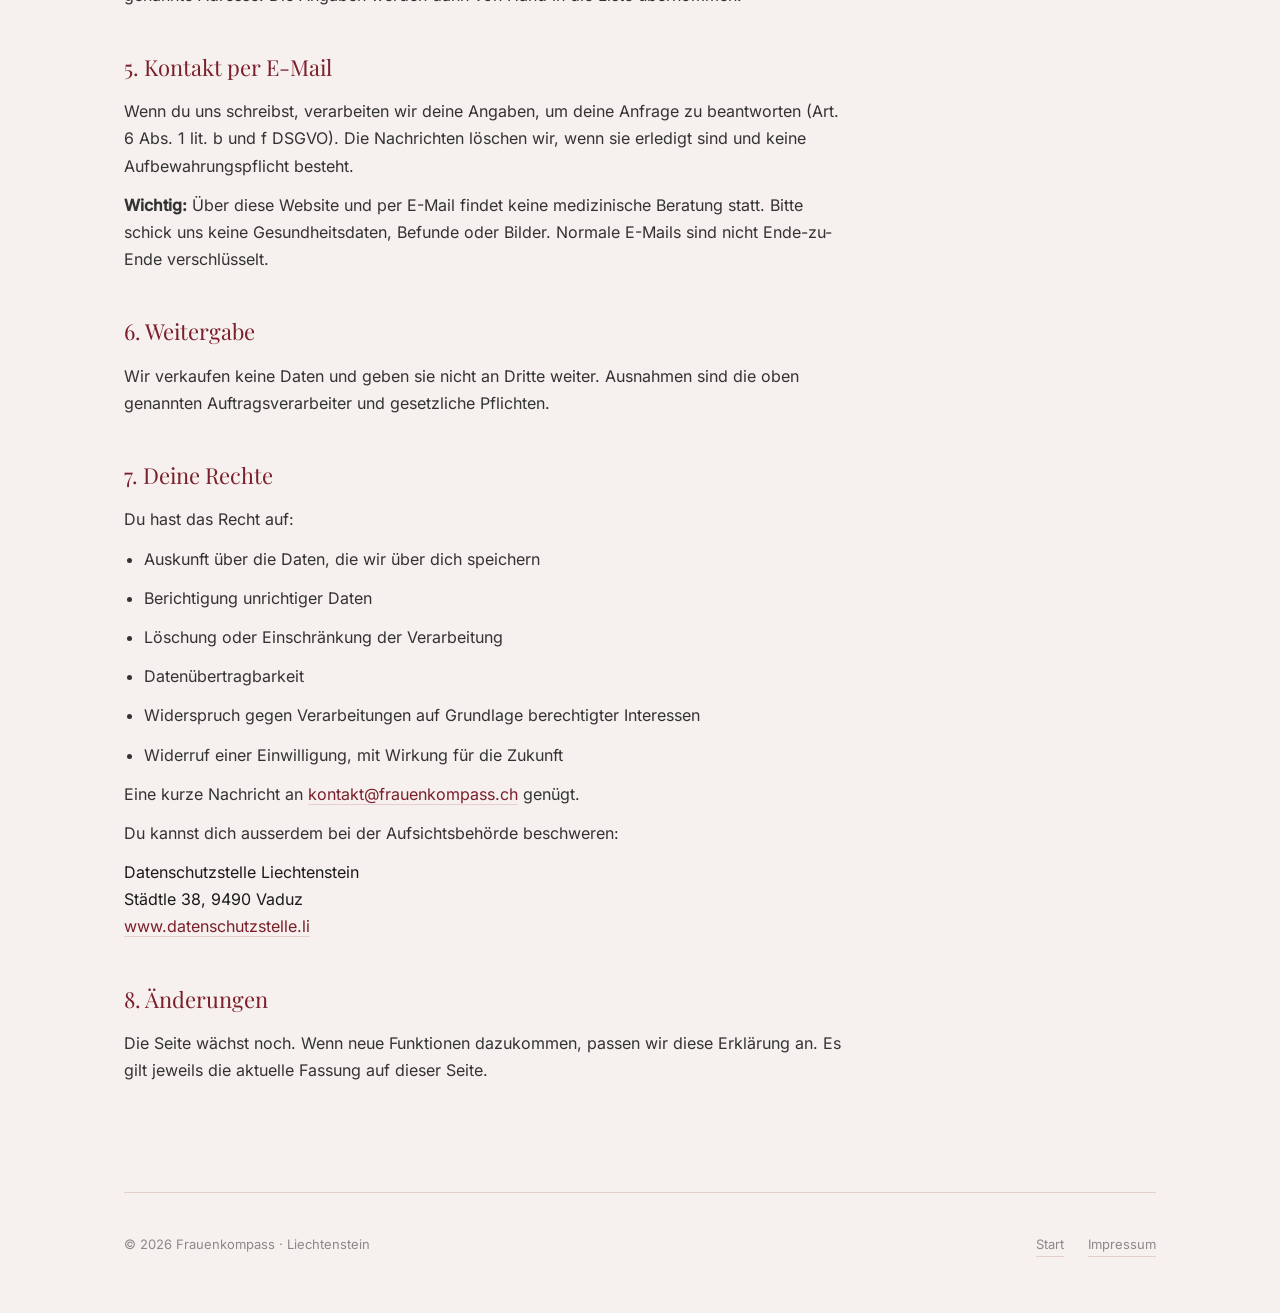
<file: datenschutz.html>
<!DOCTYPE html>
<html lang="de">
<head>
<meta charset="UTF-8">
<meta name="viewport" content="width=device-width, initial-scale=1.0">
<title>Datenschutz · Frauenkompass</title>
<meta name="robots" content="noindex">
<link rel="alternate" hreflang="de" href="datenschutz.html">
<link rel="alternate" hreflang="en" href="en/privacy.html">
<link rel="alternate" hreflang="pt" href="pt/privacy.html">
<link rel="alternate" hreflang="es" href="es/privacy.html">
<link rel="icon" type="image/png" href="assets/favicon.png">
<link rel="stylesheet" href="assets/style.css">
</head>
<body>

<div class="wrap">
  <header class="top">
    <a class="wordmark" href="index.html">Frauenkompass</a>
    <nav class="lang" aria-label="Sprache"><a href="datenschutz.html" hreflang="de" lang="de" aria-current="page">DE</a><a href="en/privacy.html" hreflang="en" lang="en">EN</a><a href="pt/privacy.html" hreflang="pt" lang="pt">PT</a><a href="es/privacy.html" hreflang="es" lang="es">ES</a></nav>
  </header>

  <main class="legal">
    <h1>Datenschutz&shy;erklärung</h1>
    <p class="stand">Stand: Oktober 2026</p>

    <p>Diese Website ist noch im Aufbau. Sie erhebt so wenige Daten wie möglich. Hier steht, welche das sind, wozu sie dienen und welche Rechte du hast.</p>
    <p>Massgebend sind die Datenschutz-Grundverordnung der EU (DSGVO), die in Liechtenstein über das EWR-Abkommen gilt, sowie das liechtensteinische Datenschutzgesetz (DSG).</p>

    <h2>1. Verantwortliche</h2>
    <address>
      CM Ventures Anstalt<br>
      Duxgass 2<br>
      9494 Schaan, Liechtenstein<br>
      E-Mail: <a href="mailto:kontakt@frauenkompass.ch">kontakt@frauenkompass.ch</a>
    </address>
    <p>Die CM Ventures Anstalt betreibt diese Website stellvertretend, solange das Projekt im Aufbau ist. Kommt eine eigene Trägerschaft dazu, passen wir diese Angabe an.</p>

    <h2>2. Besuch der Website</h2>
    <p>Beim Aufruf der Seite verarbeitet unser Hosting-Anbieter technisch notwendige Daten: IP-Adresse, Datum und Uhrzeit, aufgerufene Seite, Browser und Betriebssystem. Das ist nötig, um die Seite auszuliefern und sie vor Missbrauch zu schützen (berechtigtes Interesse, Art. 6 Abs. 1 lit. f DSGVO). Diese Server-Logs werden nach kurzer Zeit automatisch gelöscht.</p>
    <p>Hosting-Anbieter: NEXEUM Digital Services GmbH, Vaduz, Liechtenstein. Mit dem Anbieter besteht ein Vertrag zur Auftragsverarbeitung. Falls Daten in ein Land ausserhalb des EWR übermittelt werden, geschieht das auf Grundlage eines Angemessenheitsbeschlusses oder von Standardvertragsklauseln der EU-Kommission.</p>

    <h2>3. Keine Cookies, kein Tracking</h2>
    <p>Diese Website setzt keine Cookies, nutzt keine Analyse- oder Werbedienste und bindet keine Social-Media-Plugins ein. Die Schriften sind lokal eingebunden, es werden also keine Daten an Google oder andere Schriftanbieter übertragen.</p>

    <h2>4. News per E-Mail</h2>
    <p>Wenn du dich für die News anmeldest, verarbeiten wir deine E-Mail-Adresse, optional deinen Vornamen sowie den Zeitpunkt der Anmeldung und der Bestätigung. Wir nutzen diese Daten nur, um dir Neuigkeiten zu Frauenkompass zu schicken.</p>
    <p>Rechtsgrundlage ist deine Einwilligung (Art. 6 Abs. 1 lit. a DSGVO). Die Anmeldung erfolgt im Double-Opt-in: Du bekommst zuerst ein Mail mit einem Bestätigungslink. Erst nach dem Klick wirst du eingetragen.</p>
    <p>Du kannst die Einwilligung jederzeit widerrufen, über den Abmeldelink in jedem Mail oder mit einer kurzen Nachricht an uns. Danach löschen wir deine Daten. Damit wir dir nach einer Abmeldung sicher nichts mehr schicken, kann die E-Mail-Adresse in einer Sperrliste bleiben.</p>
    <p>Für den Versand nutzen wir <span class="todo">[Name und Sitz des Newsletter-Dienstes]</span> als Auftragsverarbeiter. Solange dieser Dienst noch nicht eingerichtet ist, erfolgt die Anmeldung per E-Mail an die oben genannte Adresse. Die Angaben werden dann von Hand in die Liste übernommen.</p>

    <h2>5. Kontakt per E-Mail</h2>
    <p>Wenn du uns schreibst, verarbeiten wir deine Angaben, um deine Anfrage zu beantworten (Art. 6 Abs. 1 lit. b und f DSGVO). Die Nachrichten löschen wir, wenn sie erledigt sind und keine Aufbewahrungspflicht besteht.</p>
    <p><strong>Wichtig:</strong> Über diese Website und per E-Mail findet keine medizinische Beratung statt. Bitte schick uns keine Gesundheitsdaten, Befunde oder Bilder. Normale E-Mails sind nicht Ende-zu-Ende verschlüsselt.</p>

    <h2>6. Weitergabe</h2>
    <p>Wir verkaufen keine Daten und geben sie nicht an Dritte weiter. Ausnahmen sind die oben genannten Auftragsverarbeiter und gesetzliche Pflichten.</p>

    <h2>7. Deine Rechte</h2>
    <p>Du hast das Recht auf:</p>
    <ul>
      <li>Auskunft über die Daten, die wir über dich speichern</li>
      <li>Berichtigung unrichtiger Daten</li>
      <li>Löschung oder Einschränkung der Verarbeitung</li>
      <li>Datenübertragbarkeit</li>
      <li>Widerspruch gegen Verarbeitungen auf Grundlage berechtigter Interessen</li>
      <li>Widerruf einer Einwilligung, mit Wirkung für die Zukunft</li>
    </ul>
    <p>Eine kurze Nachricht an <a href="mailto:kontakt@frauenkompass.ch">kontakt@frauenkompass.ch</a> genügt.</p>
    <p>Du kannst dich ausserdem bei der Aufsichtsbehörde beschweren:</p>
    <address>
      Datenschutzstelle Liechtenstein<br>
      Städtle 38, 9490 Vaduz<br>
      <a href="https://www.datenschutzstelle.li" rel="noopener">www.datenschutzstelle.li</a>
    </address>

    <h2>8. Änderungen</h2>
    <p>Die Seite wächst noch. Wenn neue Funktionen dazukommen, passen wir diese Erklärung an. Es gilt jeweils die aktuelle Fassung auf dieser Seite.</p>
  </main>

  <footer class="foot">
    <span>© 2026 Frauenkompass · Liechtenstein</span>
    <nav>
      <a href="index.html">Start</a>
      <a href="impressum.html">Impressum</a>
    </nav>
  </footer>
</div>

</body>
</html>
</file>
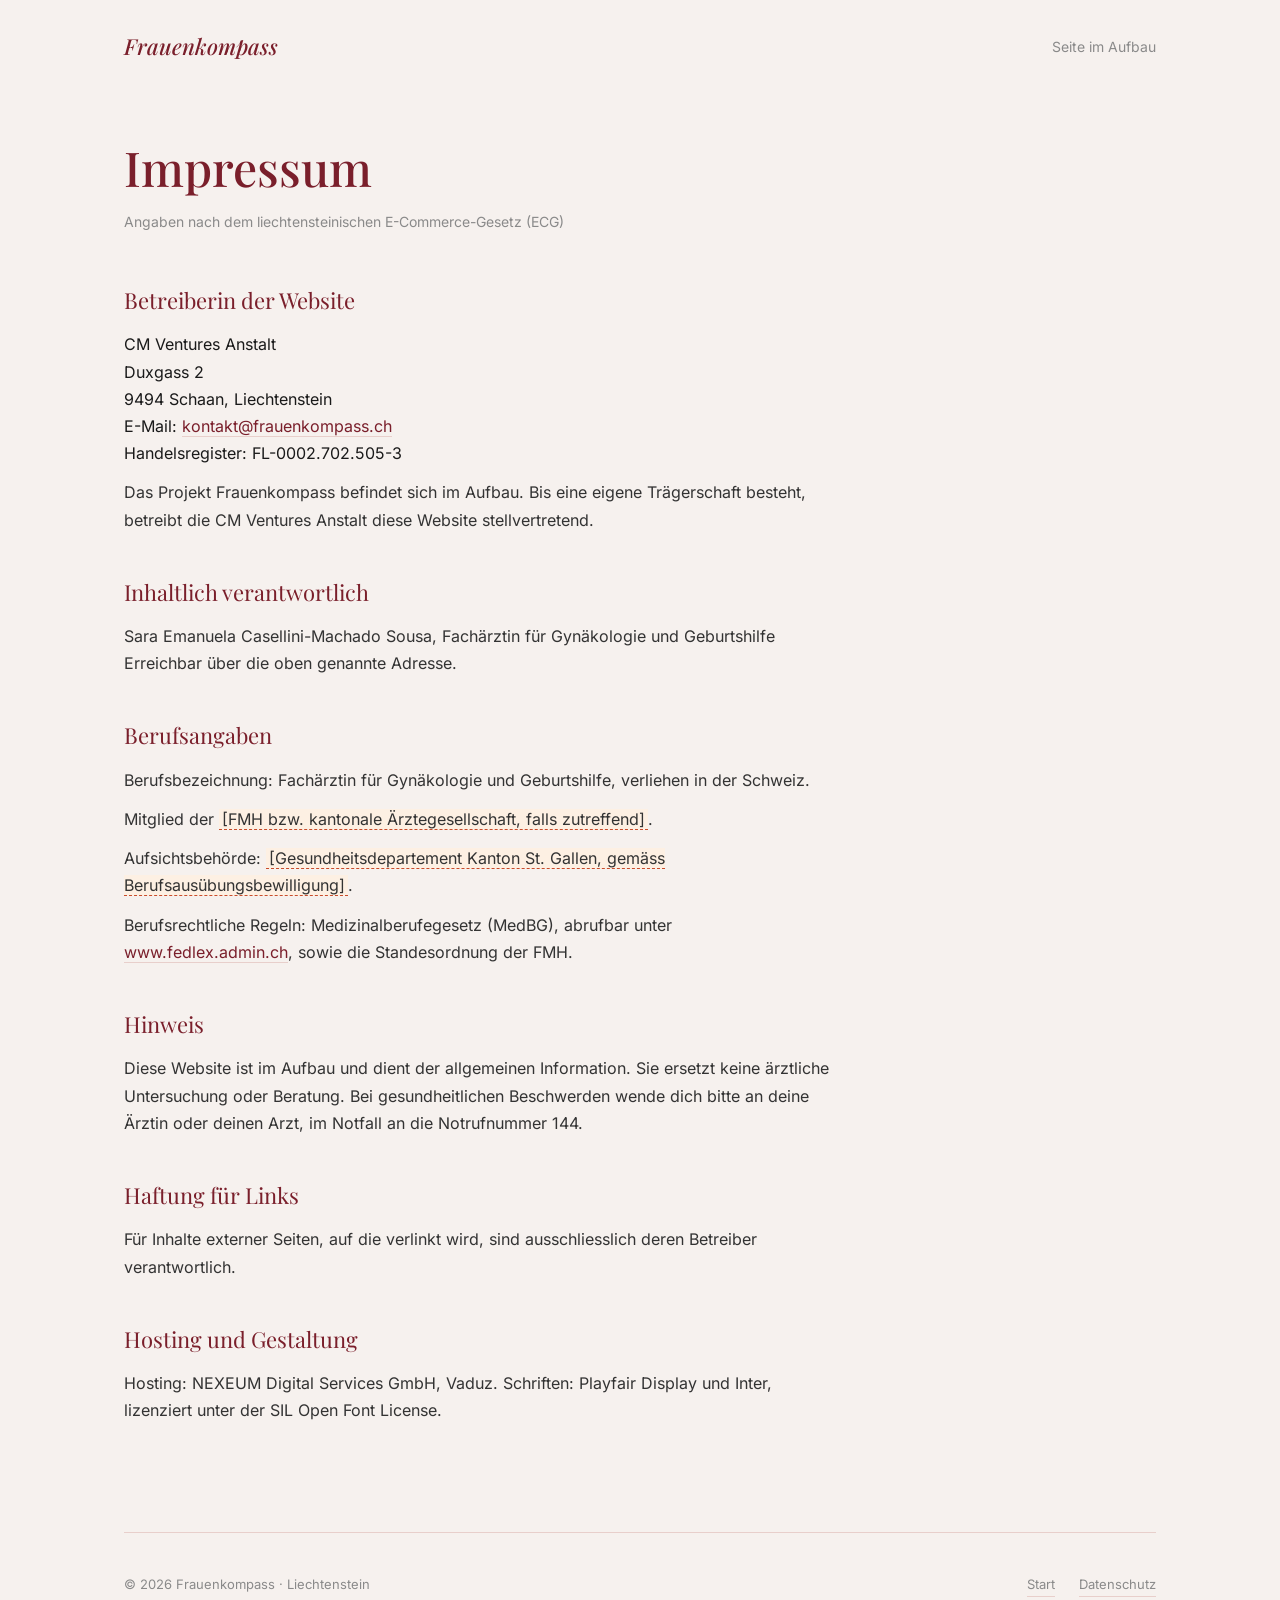
<file: impressum.html>
<!DOCTYPE html>
<html lang="de">
<head>
<meta charset="UTF-8">
<meta name="viewport" content="width=device-width, initial-scale=1.0">
<title>Impressum · Frauenkompass</title>
<meta name="robots" content="noindex">
<link rel="icon" type="image/png" href="assets/favicon.png">
<link rel="stylesheet" href="assets/style.css">
</head>
<body>

<div class="wrap">
  <header class="top">
    <a class="wordmark" href="index.html">Frauenkompass</a>
    <span class="note">Seite im Aufbau</span>
  </header>

  <main class="legal">
    <h1>Impressum</h1>
    <p class="stand">Angaben nach dem liechtensteinischen E-Commerce-Gesetz (ECG)</p>

    <h2>Betreiberin der Website</h2>
    <address>
      CM Ventures Anstalt<br>
      Duxgass 2<br>
      9494 Schaan, Liechtenstein<br>
      E-Mail: <a href="mailto:kontakt@frauenkompass.ch">kontakt@frauenkompass.ch</a><br>
      Handelsregister: FL-0002.702.505-3
    </address>
    <p>Das Projekt Frauenkompass befindet sich im Aufbau. Bis eine eigene Trägerschaft besteht, betreibt die CM Ventures Anstalt diese Website stellvertretend.</p>

    <h2>Inhaltlich verantwortlich</h2>
    <p>Sara Emanuela Casellini-Machado Sousa, Fachärztin für Gynäkologie und Geburtshilfe<br>
    Erreichbar über die oben genannte Adresse.</p>

    <h2>Berufsangaben</h2>
    <p>Berufsbezeichnung: Fachärztin für Gynäkologie und Geburtshilfe, verliehen in der Schweiz.</p>
    <p>Mitglied der <span class="todo">[FMH bzw. kantonale Ärztegesellschaft, falls zutreffend]</span>.</p>
    <p>Aufsichtsbehörde: <span class="todo">[Gesundheitsdepartement Kanton St. Gallen, gemäss Berufsausübungsbewilligung]</span>.</p>
    <p>Berufsrechtliche Regeln: Medizinalberufegesetz (MedBG), abrufbar unter <a href="https://www.fedlex.admin.ch" rel="noopener">www.fedlex.admin.ch</a>, sowie die Standesordnung der FMH.</p>

    <h2>Hinweis</h2>
    <p>Diese Website ist im Aufbau und dient der allgemeinen Information. Sie ersetzt keine ärztliche Untersuchung oder Beratung. Bei gesundheitlichen Beschwerden wende dich bitte an deine Ärztin oder deinen Arzt, im Notfall an die Notrufnummer 144.</p>

    <h2>Haftung für Links</h2>
    <p>Für Inhalte externer Seiten, auf die verlinkt wird, sind ausschliesslich deren Betreiber verantwortlich.</p>

    <h2>Hosting und Gestaltung</h2>
    <p>Hosting: NEXEUM Digital Services GmbH, Vaduz. Schriften: Playfair Display und Inter, lizenziert unter der SIL Open Font License.</p>
  </main>

  <footer class="foot">
    <span>© 2026 Frauenkompass · Liechtenstein</span>
    <nav>
      <a href="index.html">Start</a>
      <a href="datenschutz.html">Datenschutz</a>
    </nav>
  </footer>
</div>

</body>
</html>
</file>
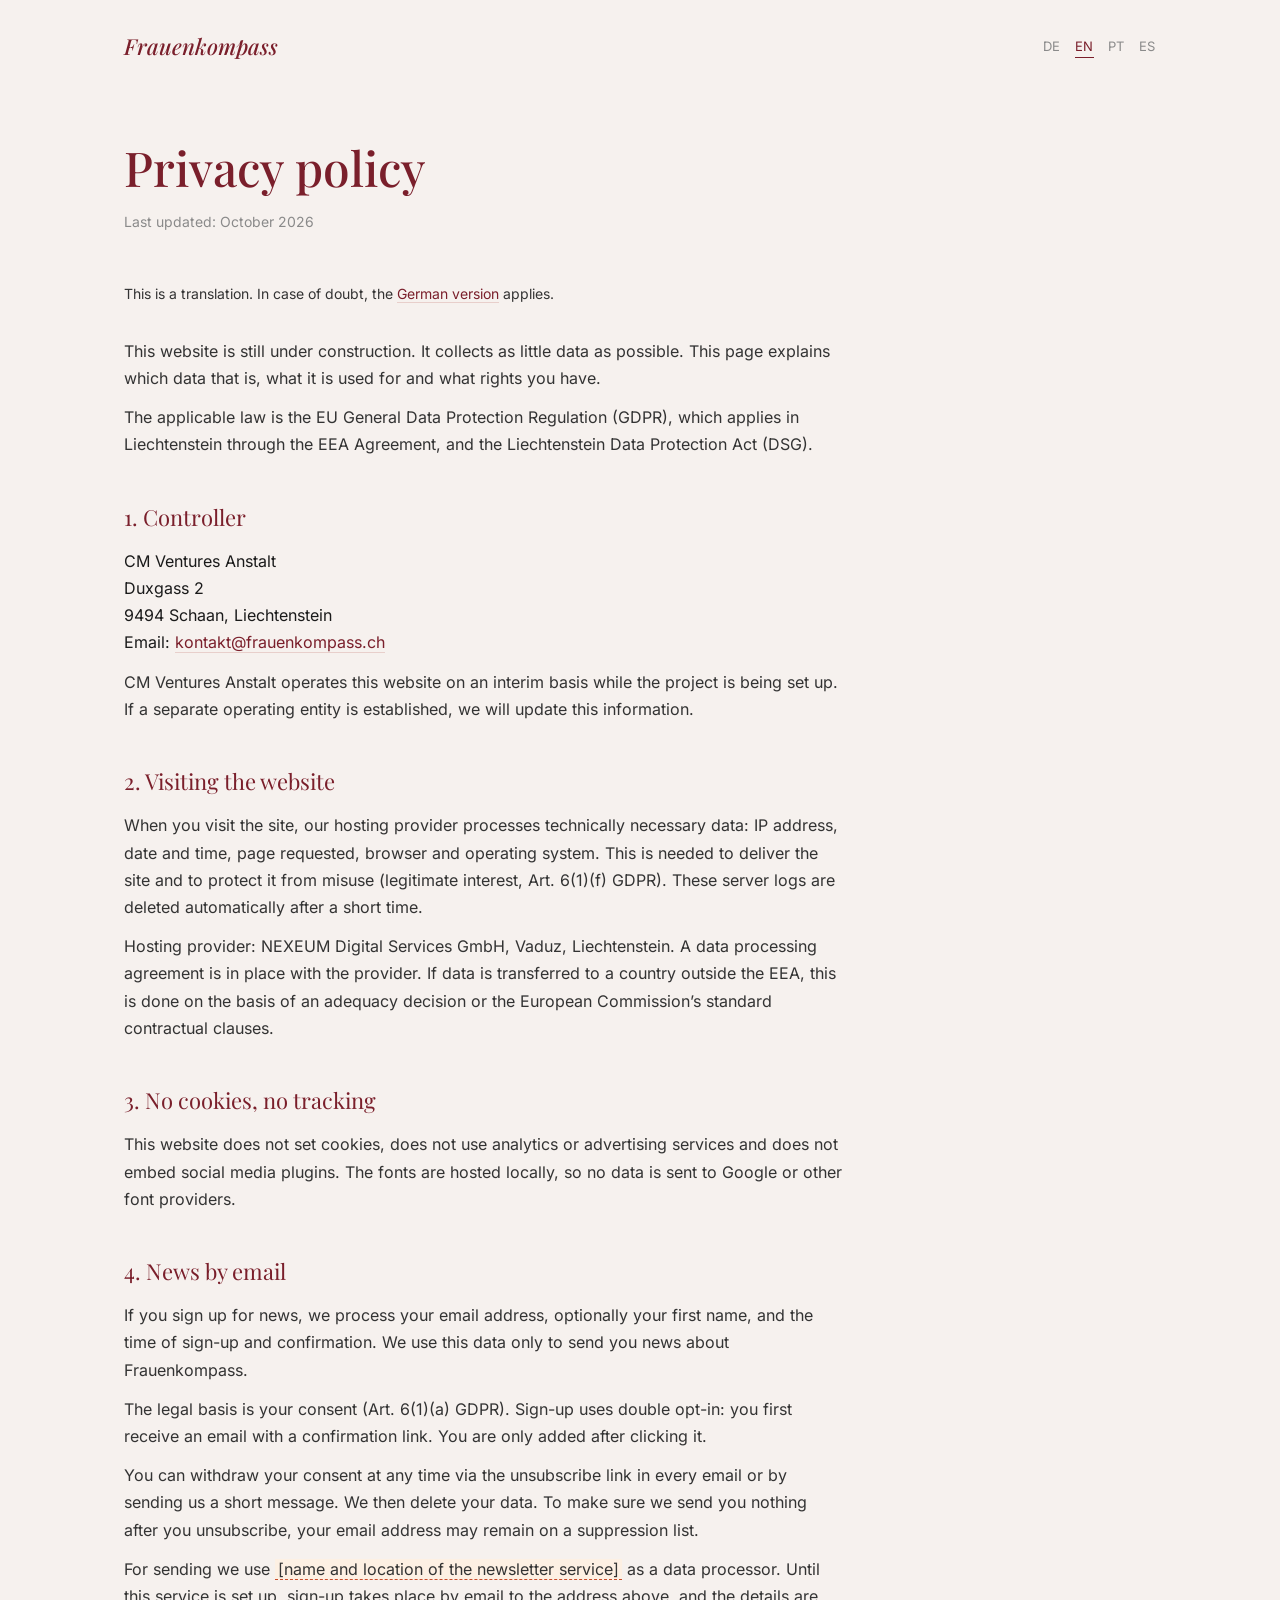
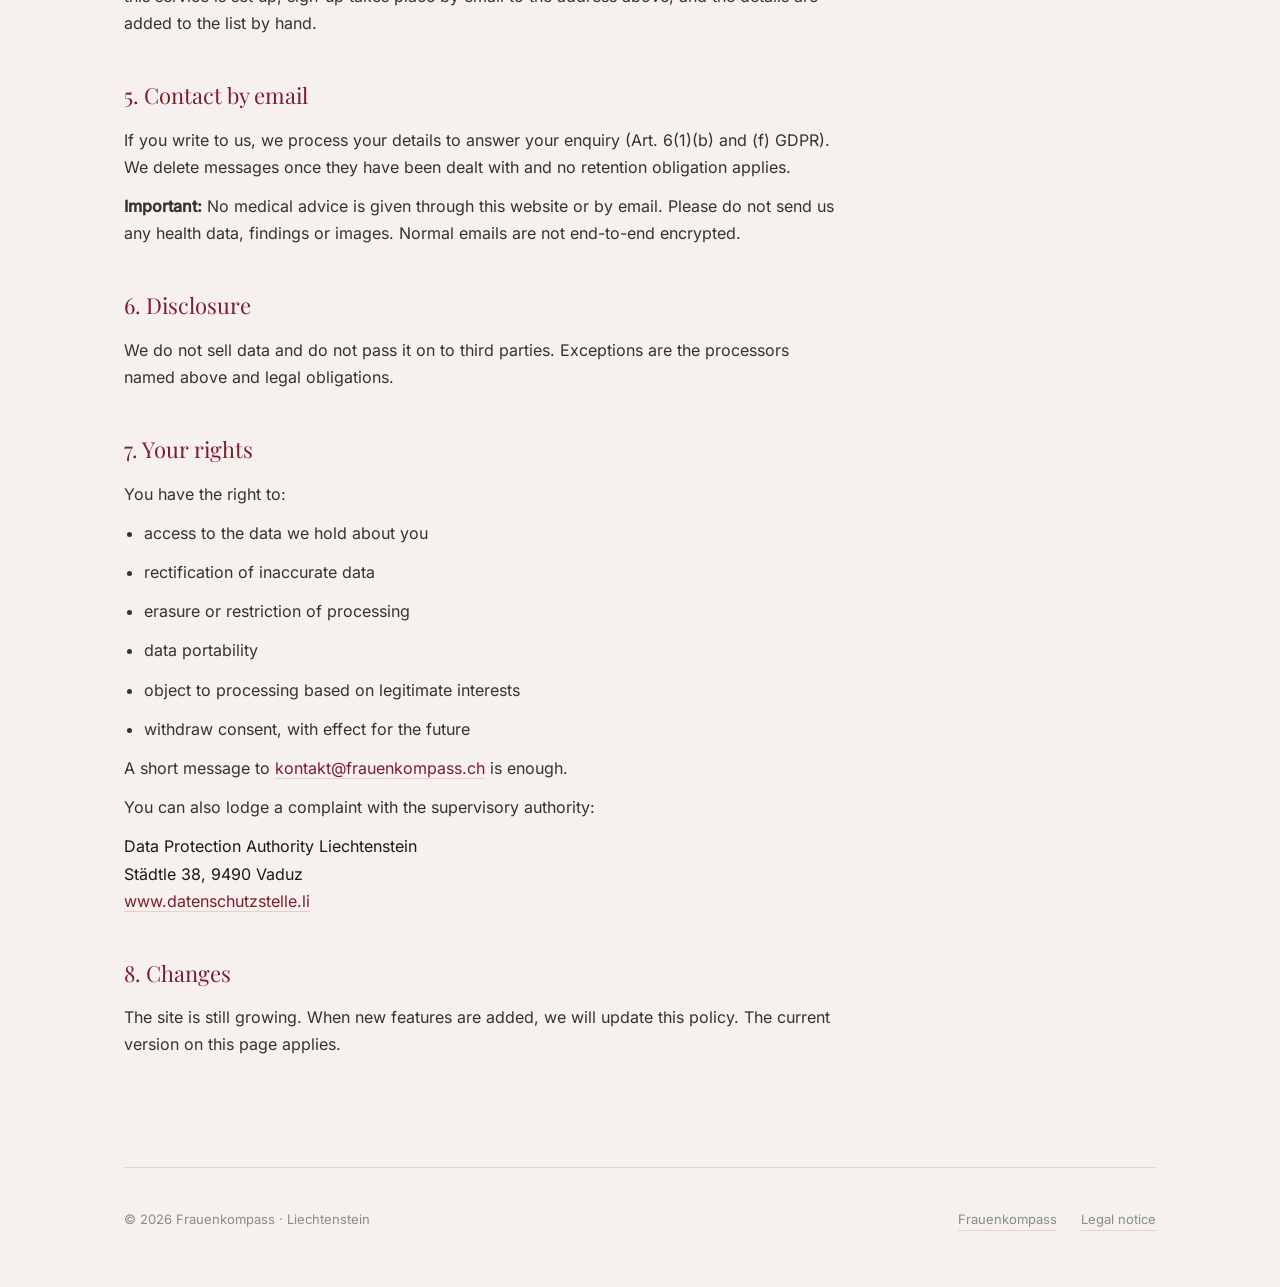
<file: en/privacy.html>
<!DOCTYPE html>
<html lang="en">
<head>
<meta charset="UTF-8">
<meta name="viewport" content="width=device-width, initial-scale=1.0">
<title>Privacy policy · Frauenkompass</title>
<meta name="robots" content="noindex">
<link rel="alternate" hreflang="de" href="../datenschutz.html">
<link rel="alternate" hreflang="en" href="../en/privacy.html">
<link rel="alternate" hreflang="pt" href="../pt/privacy.html">
<link rel="alternate" hreflang="es" href="../es/privacy.html">
<link rel="icon" type="image/png" href="../assets/favicon.png">
<link rel="stylesheet" href="../assets/style.css">
</head>
<body>

<div class="wrap">
  <header class="top">
    <a class="wordmark" href="index.html">Frauenkompass</a>
    <nav class="lang" aria-label="Language"><a href="../datenschutz.html" hreflang="de" lang="de">DE</a><a href="../en/privacy.html" hreflang="en" lang="en" aria-current="page">EN</a><a href="../pt/privacy.html" hreflang="pt" lang="pt">PT</a><a href="../es/privacy.html" hreflang="es" lang="es">ES</a></nav>
  </header>

  <main class="legal">
    <h1>Privacy policy</h1>
    <p class="stand">Last updated: October 2026</p>
    <p class="note">This is a translation. In case of doubt, the <a href="../datenschutz.html">German version</a> applies.</p>

    <p>This website is still under construction. It collects as little data as possible. This page explains which data that is, what it is used for and what rights you have.</p>
    <p>The applicable law is the EU General Data Protection Regulation (GDPR), which applies in Liechtenstein through the EEA Agreement, and the Liechtenstein Data Protection Act (DSG).</p>

    <h2>1. Controller</h2>
    <address>
      CM Ventures Anstalt<br>
      Duxgass 2<br>
      9494 Schaan, Liechtenstein<br>
      Email: <a href="mailto:kontakt@frauenkompass.ch">kontakt@frauenkompass.ch</a>
    </address>
    <p>CM Ventures Anstalt operates this website on an interim basis while the project is being set up. If a separate operating entity is established, we will update this information.</p>
    <h2>2. Visiting the website</h2>
    <p>When you visit the site, our hosting provider processes technically necessary data: IP address, date and time, page requested, browser and operating system. This is needed to deliver the site and to protect it from misuse (legitimate interest, Art. 6(1)(f) GDPR). These server logs are deleted automatically after a short time.</p>
    <p>Hosting provider: NEXEUM Digital Services GmbH, Vaduz, Liechtenstein. A data processing agreement is in place with the provider. If data is transferred to a country outside the EEA, this is done on the basis of an adequacy decision or the European Commission’s standard contractual clauses.</p>
    <h2>3. No cookies, no tracking</h2>
    <p>This website does not set cookies, does not use analytics or advertising services and does not embed social media plugins. The fonts are hosted locally, so no data is sent to Google or other font providers.</p>
    <h2>4. News by email</h2>
    <p>If you sign up for news, we process your email address, optionally your first name, and the time of sign-up and confirmation. We use this data only to send you news about Frauenkompass.</p>
    <p>The legal basis is your consent (Art. 6(1)(a) GDPR). Sign-up uses double opt-in: you first receive an email with a confirmation link. You are only added after clicking it.</p>
    <p>You can withdraw your consent at any time via the unsubscribe link in every email or by sending us a short message. We then delete your data. To make sure we send you nothing after you unsubscribe, your email address may remain on a suppression list.</p>
    <p>For sending we use <span class="todo">[name and location of the newsletter service]</span> as a data processor. Until this service is set up, sign-up takes place by email to the address above, and the details are added to the list by hand.</p>
    <h2>5. Contact by email</h2>
    <p>If you write to us, we process your details to answer your enquiry (Art. 6(1)(b) and (f) GDPR). We delete messages once they have been dealt with and no retention obligation applies.</p>
    <p><strong>Important:</strong> No medical advice is given through this website or by email. Please do not send us any health data, findings or images. Normal emails are not end-to-end encrypted.</p>
    <h2>6. Disclosure</h2>
    <p>We do not sell data and do not pass it on to third parties. Exceptions are the processors named above and legal obligations.</p>
    <h2>7. Your rights</h2>
    <p>You have the right to:</p>
    <ul>
      <li>access to the data we hold about you</li>
      <li>rectification of inaccurate data</li>
      <li>erasure or restriction of processing</li>
      <li>data portability</li>
      <li>object to processing based on legitimate interests</li>
      <li>withdraw consent, with effect for the future</li>
    </ul>
    <p>A short message to <a href="mailto:kontakt@frauenkompass.ch">kontakt@frauenkompass.ch</a> is enough.</p>
    <p>You can also lodge a complaint with the supervisory authority:</p>
    <address>
      Data Protection Authority Liechtenstein<br>
      Städtle 38, 9490 Vaduz<br>
      <a href="https://www.datenschutzstelle.li" rel="noopener">www.datenschutzstelle.li</a>
    </address>
    <h2>8. Changes</h2>
    <p>The site is still growing. When new features are added, we will update this policy. The current version on this page applies.</p>
  </main>

  <footer class="foot">
    <span>© 2026 Frauenkompass · Liechtenstein</span>
    <nav>
      <a href="index.html">Frauenkompass</a>
      <a href="../impressum.html">Legal notice</a>
    </nav>
  </footer>
</div>

</body>
</html>
</file>
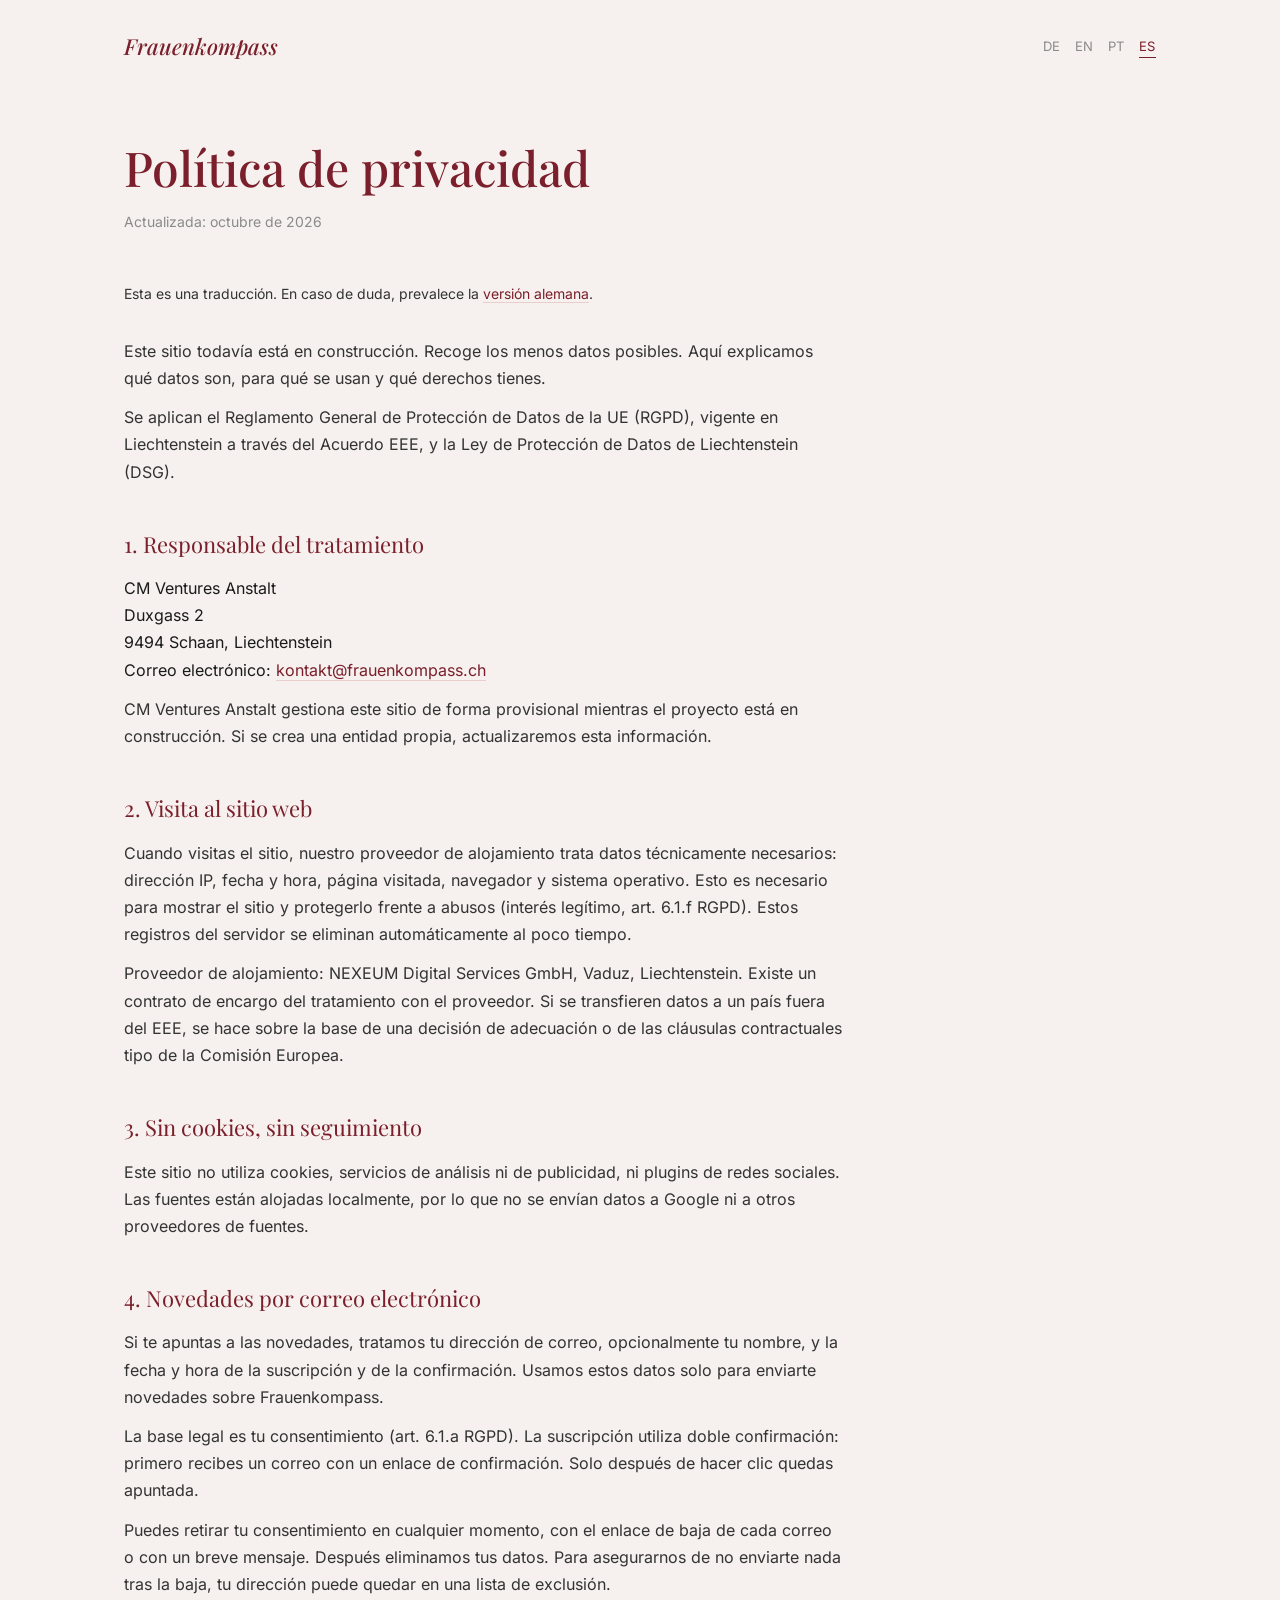
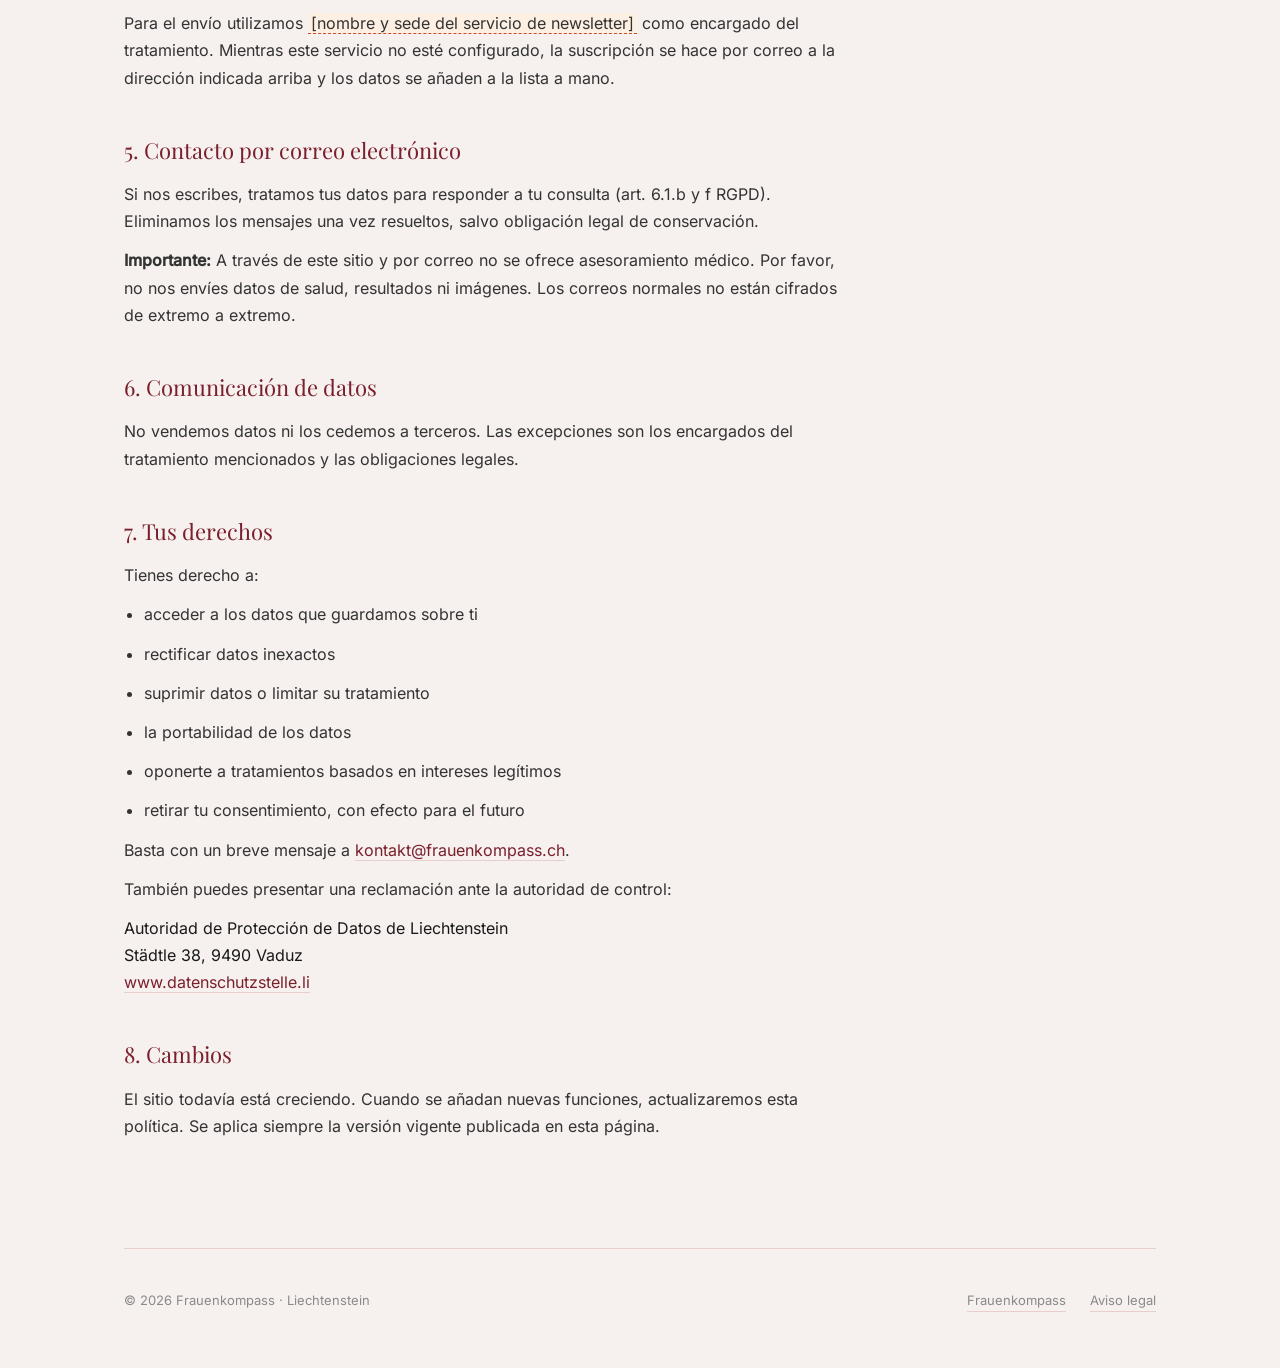
<file: es/privacy.html>
<!DOCTYPE html>
<html lang="es">
<head>
<meta charset="UTF-8">
<meta name="viewport" content="width=device-width, initial-scale=1.0">
<title>Política de privacidad · Frauenkompass</title>
<meta name="robots" content="noindex">
<link rel="alternate" hreflang="de" href="../datenschutz.html">
<link rel="alternate" hreflang="en" href="../en/privacy.html">
<link rel="alternate" hreflang="pt" href="../pt/privacy.html">
<link rel="alternate" hreflang="es" href="../es/privacy.html">
<link rel="icon" type="image/png" href="../assets/favicon.png">
<link rel="stylesheet" href="../assets/style.css">
</head>
<body>

<div class="wrap">
  <header class="top">
    <a class="wordmark" href="index.html">Frauenkompass</a>
    <nav class="lang" aria-label="Idioma"><a href="../datenschutz.html" hreflang="de" lang="de">DE</a><a href="../en/privacy.html" hreflang="en" lang="en">EN</a><a href="../pt/privacy.html" hreflang="pt" lang="pt">PT</a><a href="../es/privacy.html" hreflang="es" lang="es" aria-current="page">ES</a></nav>
  </header>

  <main class="legal">
    <h1>Política de privacidad</h1>
    <p class="stand">Actualizada: octubre de 2026</p>
    <p class="note">Esta es una traducción. En caso de duda, prevalece la <a href="../datenschutz.html">versión alemana</a>.</p>

    <p>Este sitio todavía está en construcción. Recoge los menos datos posibles. Aquí explicamos qué datos son, para qué se usan y qué derechos tienes.</p>
    <p>Se aplican el Reglamento General de Protección de Datos de la UE (RGPD), vigente en Liechtenstein a través del Acuerdo EEE, y la Ley de Protección de Datos de Liechtenstein (DSG).</p>

    <h2>1. Responsable del tratamiento</h2>
    <address>
      CM Ventures Anstalt<br>
      Duxgass 2<br>
      9494 Schaan, Liechtenstein<br>
      Correo electrónico: <a href="mailto:kontakt@frauenkompass.ch">kontakt@frauenkompass.ch</a>
    </address>
    <p>CM Ventures Anstalt gestiona este sitio de forma provisional mientras el proyecto está en construcción. Si se crea una entidad propia, actualizaremos esta información.</p>
    <h2>2. Visita al sitio web</h2>
    <p>Cuando visitas el sitio, nuestro proveedor de alojamiento trata datos técnicamente necesarios: dirección IP, fecha y hora, página visitada, navegador y sistema operativo. Esto es necesario para mostrar el sitio y protegerlo frente a abusos (interés legítimo, art. 6.1.f RGPD). Estos registros del servidor se eliminan automáticamente al poco tiempo.</p>
    <p>Proveedor de alojamiento: NEXEUM Digital Services GmbH, Vaduz, Liechtenstein. Existe un contrato de encargo del tratamiento con el proveedor. Si se transfieren datos a un país fuera del EEE, se hace sobre la base de una decisión de adecuación o de las cláusulas contractuales tipo de la Comisión Europea.</p>
    <h2>3. Sin cookies, sin seguimiento</h2>
    <p>Este sitio no utiliza cookies, servicios de análisis ni de publicidad, ni plugins de redes sociales. Las fuentes están alojadas localmente, por lo que no se envían datos a Google ni a otros proveedores de fuentes.</p>
    <h2>4. Novedades por correo electrónico</h2>
    <p>Si te apuntas a las novedades, tratamos tu dirección de correo, opcionalmente tu nombre, y la fecha y hora de la suscripción y de la confirmación. Usamos estos datos solo para enviarte novedades sobre Frauenkompass.</p>
    <p>La base legal es tu consentimiento (art. 6.1.a RGPD). La suscripción utiliza doble confirmación: primero recibes un correo con un enlace de confirmación. Solo después de hacer clic quedas apuntada.</p>
    <p>Puedes retirar tu consentimiento en cualquier momento, con el enlace de baja de cada correo o con un breve mensaje. Después eliminamos tus datos. Para asegurarnos de no enviarte nada tras la baja, tu dirección puede quedar en una lista de exclusión.</p>
    <p>Para el envío utilizamos <span class="todo">[nombre y sede del servicio de newsletter]</span> como encargado del tratamiento. Mientras este servicio no esté configurado, la suscripción se hace por correo a la dirección indicada arriba y los datos se añaden a la lista a mano.</p>
    <h2>5. Contacto por correo electrónico</h2>
    <p>Si nos escribes, tratamos tus datos para responder a tu consulta (art. 6.1.b y f RGPD). Eliminamos los mensajes una vez resueltos, salvo obligación legal de conservación.</p>
    <p><strong>Importante:</strong> A través de este sitio y por correo no se ofrece asesoramiento médico. Por favor, no nos envíes datos de salud, resultados ni imágenes. Los correos normales no están cifrados de extremo a extremo.</p>
    <h2>6. Comunicación de datos</h2>
    <p>No vendemos datos ni los cedemos a terceros. Las excepciones son los encargados del tratamiento mencionados y las obligaciones legales.</p>
    <h2>7. Tus derechos</h2>
    <p>Tienes derecho a:</p>
    <ul>
      <li>acceder a los datos que guardamos sobre ti</li>
      <li>rectificar datos inexactos</li>
      <li>suprimir datos o limitar su tratamiento</li>
      <li>la portabilidad de los datos</li>
      <li>oponerte a tratamientos basados en intereses legítimos</li>
      <li>retirar tu consentimiento, con efecto para el futuro</li>
    </ul>
    <p>Basta con un breve mensaje a <a href="mailto:kontakt@frauenkompass.ch">kontakt@frauenkompass.ch</a>.</p>
    <p>También puedes presentar una reclamación ante la autoridad de control:</p>
    <address>
      Autoridad de Protección de Datos de Liechtenstein<br>
      Städtle 38, 9490 Vaduz<br>
      <a href="https://www.datenschutzstelle.li" rel="noopener">www.datenschutzstelle.li</a>
    </address>
    <h2>8. Cambios</h2>
    <p>El sitio todavía está creciendo. Cuando se añadan nuevas funciones, actualizaremos esta política. Se aplica siempre la versión vigente publicada en esta página.</p>
  </main>

  <footer class="foot">
    <span>© 2026 Frauenkompass · Liechtenstein</span>
    <nav>
      <a href="index.html">Frauenkompass</a>
      <a href="../impressum.html">Aviso legal</a>
    </nav>
  </footer>
</div>

</body>
</html>
</file>
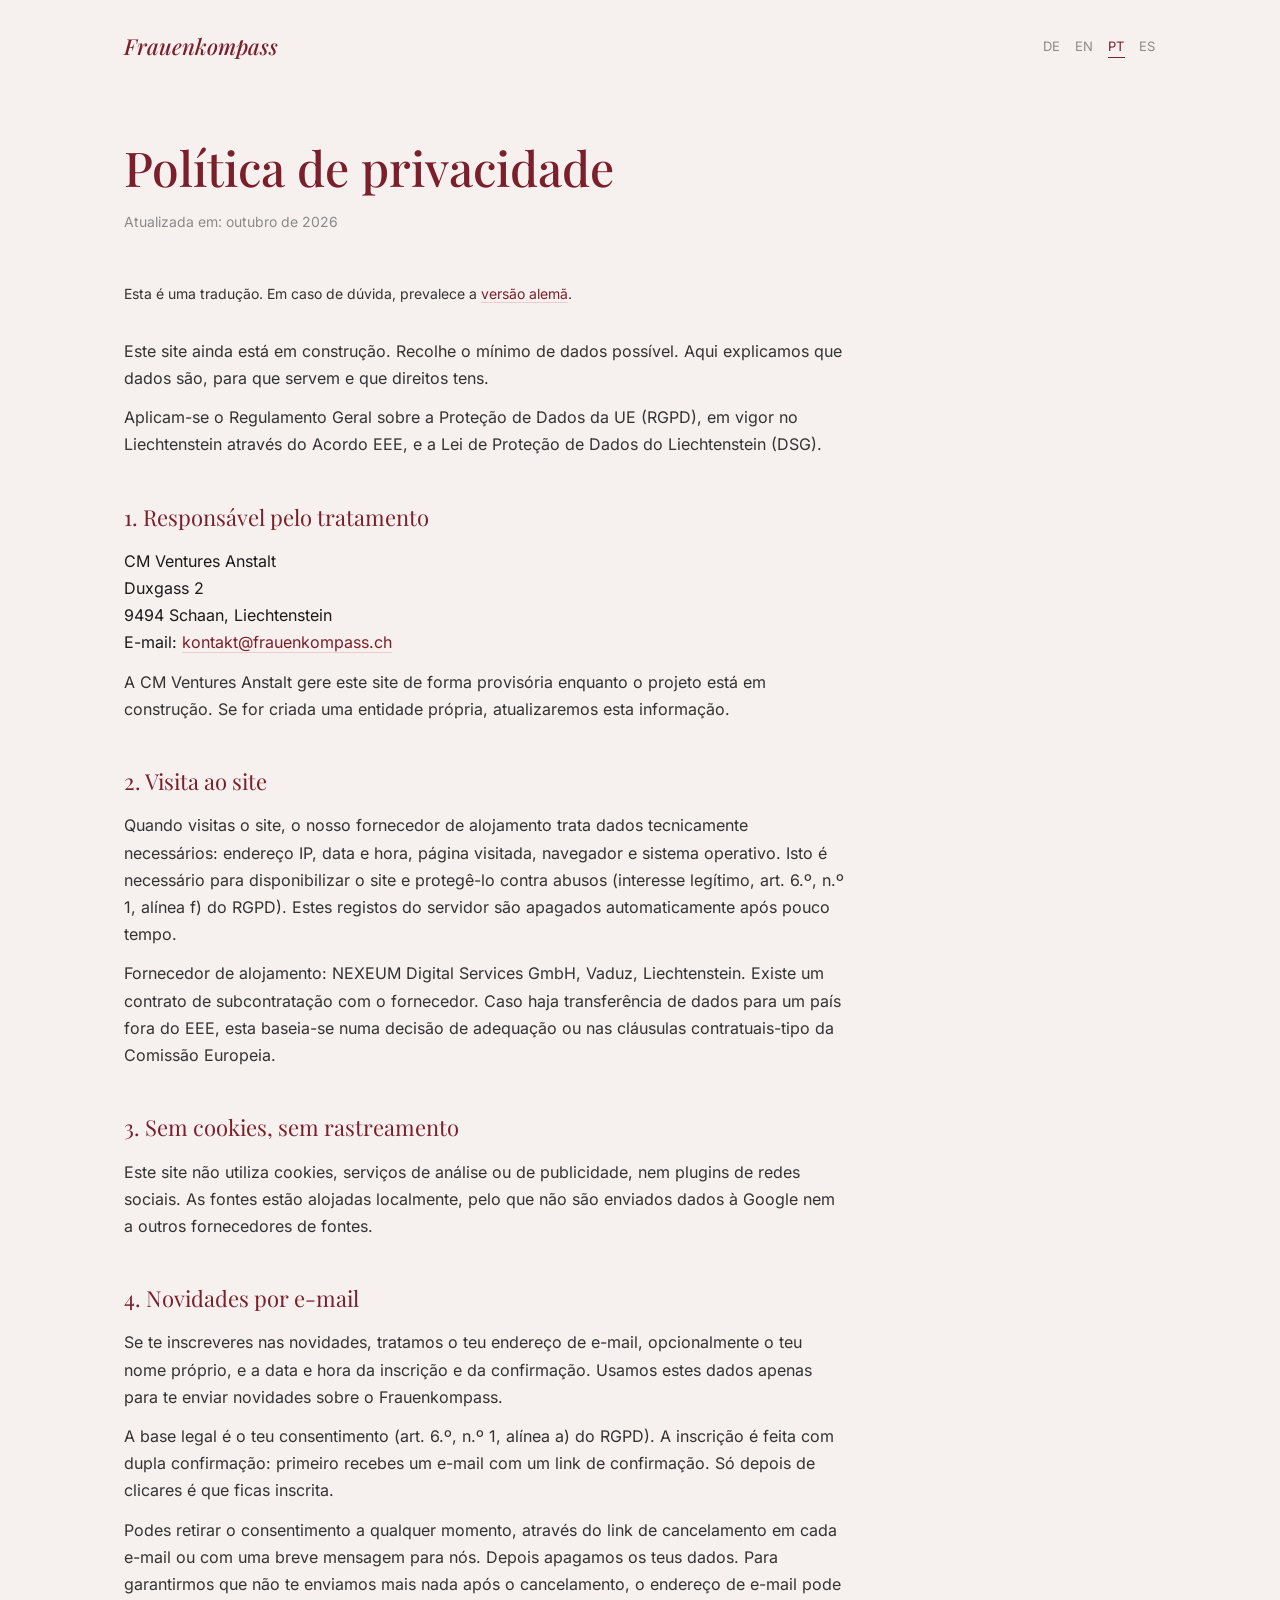
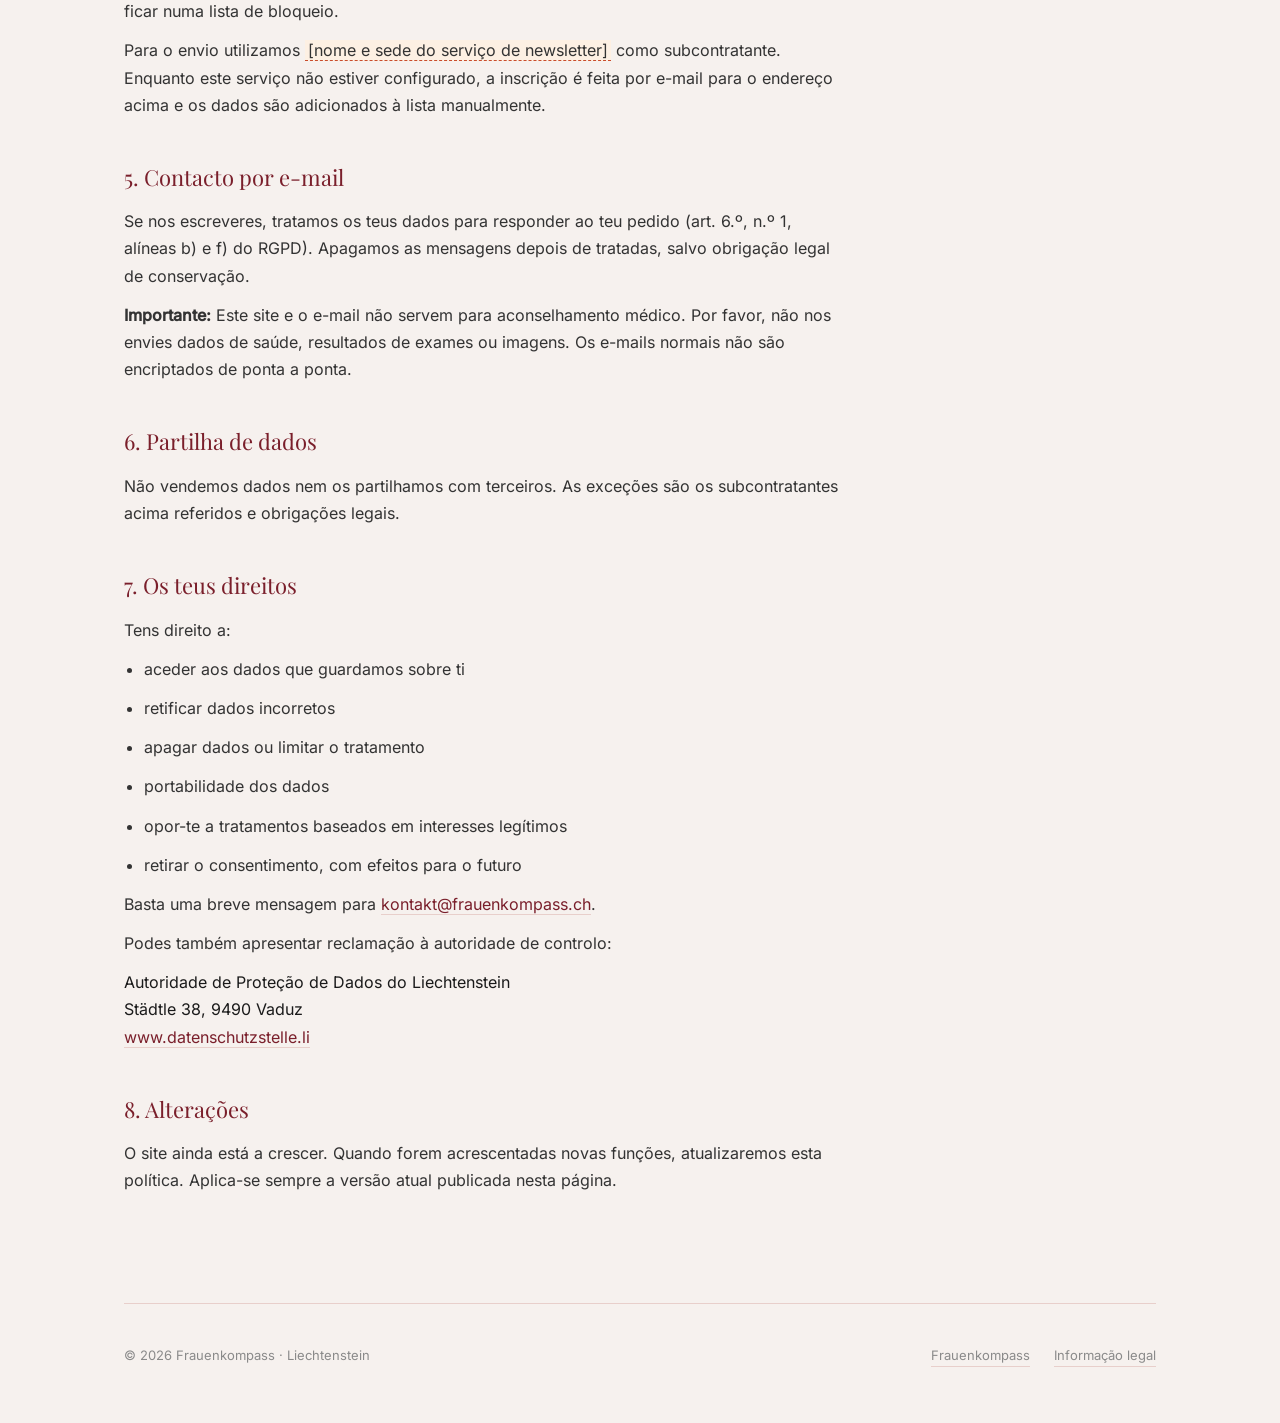
<file: pt/privacy.html>
<!DOCTYPE html>
<html lang="pt">
<head>
<meta charset="UTF-8">
<meta name="viewport" content="width=device-width, initial-scale=1.0">
<title>Política de privacidade · Frauenkompass</title>
<meta name="robots" content="noindex">
<link rel="alternate" hreflang="de" href="../datenschutz.html">
<link rel="alternate" hreflang="en" href="../en/privacy.html">
<link rel="alternate" hreflang="pt" href="../pt/privacy.html">
<link rel="alternate" hreflang="es" href="../es/privacy.html">
<link rel="icon" type="image/png" href="../assets/favicon.png">
<link rel="stylesheet" href="../assets/style.css">
</head>
<body>

<div class="wrap">
  <header class="top">
    <a class="wordmark" href="index.html">Frauenkompass</a>
    <nav class="lang" aria-label="Idioma"><a href="../datenschutz.html" hreflang="de" lang="de">DE</a><a href="../en/privacy.html" hreflang="en" lang="en">EN</a><a href="../pt/privacy.html" hreflang="pt" lang="pt" aria-current="page">PT</a><a href="../es/privacy.html" hreflang="es" lang="es">ES</a></nav>
  </header>

  <main class="legal">
    <h1>Política de privacidade</h1>
    <p class="stand">Atualizada em: outubro de 2026</p>
    <p class="note">Esta é uma tradução. Em caso de dúvida, prevalece a <a href="../datenschutz.html">versão alemã</a>.</p>

    <p>Este site ainda está em construção. Recolhe o mínimo de dados possível. Aqui explicamos que dados são, para que servem e que direitos tens.</p>
    <p>Aplicam-se o Regulamento Geral sobre a Proteção de Dados da UE (RGPD), em vigor no Liechtenstein através do Acordo EEE, e a Lei de Proteção de Dados do Liechtenstein (DSG).</p>

    <h2>1. Responsável pelo tratamento</h2>
    <address>
      CM Ventures Anstalt<br>
      Duxgass 2<br>
      9494 Schaan, Liechtenstein<br>
      E-mail: <a href="mailto:kontakt@frauenkompass.ch">kontakt@frauenkompass.ch</a>
    </address>
    <p>A CM Ventures Anstalt gere este site de forma provisória enquanto o projeto está em construção. Se for criada uma entidade própria, atualizaremos esta informação.</p>
    <h2>2. Visita ao site</h2>
    <p>Quando visitas o site, o nosso fornecedor de alojamento trata dados tecnicamente necessários: endereço IP, data e hora, página visitada, navegador e sistema operativo. Isto é necessário para disponibilizar o site e protegê-lo contra abusos (interesse legítimo, art. 6.º, n.º 1, alínea f) do RGPD). Estes registos do servidor são apagados automaticamente após pouco tempo.</p>
    <p>Fornecedor de alojamento: NEXEUM Digital Services GmbH, Vaduz, Liechtenstein. Existe um contrato de subcontratação com o fornecedor. Caso haja transferência de dados para um país fora do EEE, esta baseia-se numa decisão de adequação ou nas cláusulas contratuais-tipo da Comissão Europeia.</p>
    <h2>3. Sem cookies, sem rastreamento</h2>
    <p>Este site não utiliza cookies, serviços de análise ou de publicidade, nem plugins de redes sociais. As fontes estão alojadas localmente, pelo que não são enviados dados à Google nem a outros fornecedores de fontes.</p>
    <h2>4. Novidades por e-mail</h2>
    <p>Se te inscreveres nas novidades, tratamos o teu endereço de e-mail, opcionalmente o teu nome próprio, e a data e hora da inscrição e da confirmação. Usamos estes dados apenas para te enviar novidades sobre o Frauenkompass.</p>
    <p>A base legal é o teu consentimento (art. 6.º, n.º 1, alínea a) do RGPD). A inscrição é feita com dupla confirmação: primeiro recebes um e-mail com um link de confirmação. Só depois de clicares é que ficas inscrita.</p>
    <p>Podes retirar o consentimento a qualquer momento, através do link de cancelamento em cada e-mail ou com uma breve mensagem para nós. Depois apagamos os teus dados. Para garantirmos que não te enviamos mais nada após o cancelamento, o endereço de e-mail pode ficar numa lista de bloqueio.</p>
    <p>Para o envio utilizamos <span class="todo">[nome e sede do serviço de newsletter]</span> como subcontratante. Enquanto este serviço não estiver configurado, a inscrição é feita por e-mail para o endereço acima e os dados são adicionados à lista manualmente.</p>
    <h2>5. Contacto por e-mail</h2>
    <p>Se nos escreveres, tratamos os teus dados para responder ao teu pedido (art. 6.º, n.º 1, alíneas b) e f) do RGPD). Apagamos as mensagens depois de tratadas, salvo obrigação legal de conservação.</p>
    <p><strong>Importante:</strong> Este site e o e-mail não servem para aconselhamento médico. Por favor, não nos envies dados de saúde, resultados de exames ou imagens. Os e-mails normais não são encriptados de ponta a ponta.</p>
    <h2>6. Partilha de dados</h2>
    <p>Não vendemos dados nem os partilhamos com terceiros. As exceções são os subcontratantes acima referidos e obrigações legais.</p>
    <h2>7. Os teus direitos</h2>
    <p>Tens direito a:</p>
    <ul>
      <li>aceder aos dados que guardamos sobre ti</li>
      <li>retificar dados incorretos</li>
      <li>apagar dados ou limitar o tratamento</li>
      <li>portabilidade dos dados</li>
      <li>opor-te a tratamentos baseados em interesses legítimos</li>
      <li>retirar o consentimento, com efeitos para o futuro</li>
    </ul>
    <p>Basta uma breve mensagem para <a href="mailto:kontakt@frauenkompass.ch">kontakt@frauenkompass.ch</a>.</p>
    <p>Podes também apresentar reclamação à autoridade de controlo:</p>
    <address>
      Autoridade de Proteção de Dados do Liechtenstein<br>
      Städtle 38, 9490 Vaduz<br>
      <a href="https://www.datenschutzstelle.li" rel="noopener">www.datenschutzstelle.li</a>
    </address>
    <h2>8. Alterações</h2>
    <p>O site ainda está a crescer. Quando forem acrescentadas novas funções, atualizaremos esta política. Aplica-se sempre a versão atual publicada nesta página.</p>
  </main>

  <footer class="foot">
    <span>© 2026 Frauenkompass · Liechtenstein</span>
    <nav>
      <a href="index.html">Frauenkompass</a>
      <a href="../impressum.html">Informação legal</a>
    </nav>
  </footer>
</div>

</body>
</html>
</file>
<file: assets/style.css>
@font-face { font-family: 'Playfair Display'; font-style: normal; font-weight: 400; font-display: swap; src: url('fonts/playfair-display-latin-400-normal.woff2') format('woff2'); }
@font-face { font-family: 'Playfair Display'; font-style: italic; font-weight: 400; font-display: swap; src: url('fonts/playfair-display-latin-400-italic.woff2') format('woff2'); }
@font-face { font-family: 'Playfair Display'; font-style: normal; font-weight: 500; font-display: swap; src: url('fonts/playfair-display-latin-500-normal.woff2') format('woff2'); }
@font-face { font-family: 'Playfair Display'; font-style: italic; font-weight: 500; font-display: swap; src: url('fonts/playfair-display-latin-500-italic.woff2') format('woff2'); }
@font-face { font-family: 'Inter'; font-style: normal; font-weight: 300; font-display: swap; src: url('fonts/inter-latin-300-normal.woff2') format('woff2'); }
@font-face { font-family: 'Inter'; font-style: normal; font-weight: 400; font-display: swap; src: url('fonts/inter-latin-400-normal.woff2') format('woff2'); }
@font-face { font-family: 'Inter'; font-style: normal; font-weight: 500; font-display: swap; src: url('fonts/inter-latin-500-normal.woff2') format('woff2'); }

:root {
  --burgundy: #7A1F2B;
  --rose: #E8CFCB;
  --sand: #F6F1EE;
  --white: #FFFFFF;
  --grey: #8A8A8A;
  --ink: #1A1A1A;
  --gradient: linear-gradient(135deg, #8E1C2C 0%, #C94C2B 50%, #E08A4F 100%);
  --serif: 'Playfair Display', Georgia, serif;
  --sans: 'Inter', -apple-system, BlinkMacSystemFont, 'Segoe UI', sans-serif;
}

* { margin: 0; padding: 0; box-sizing: border-box; }

html { -webkit-text-size-adjust: 100%; }

body {
  background: var(--sand);
  color: var(--ink);
  font-family: var(--sans);
  font-weight: 400;
  font-size: 16px;
  line-height: 1.7;
  -webkit-font-smoothing: antialiased;
}

a { color: var(--burgundy); text-decoration: none; border-bottom: 1px solid var(--rose); }
a:hover { border-bottom-color: var(--burgundy); }

.wrap { max-width: 1080px; margin: 0 auto; padding: 0 24px; }

/* Kopf */
.top {
  display: flex; justify-content: space-between; align-items: center;
  padding: 28px 0;
}
.wordmark {
  font-family: var(--serif); font-style: italic; font-weight: 500;
  font-size: 22px; color: var(--burgundy); border: 0;
}
.note { font-size: 14px; color: var(--grey); }

/* Hero */
.hero {
  display: grid; grid-template-columns: 1.15fr 0.85fr; gap: 64px;
  align-items: center; padding: 64px 0 96px;
}
.hero h1 {
  font-family: var(--serif); font-weight: 400;
  font-size: clamp(38px, 5.4vw, 60px); line-height: 1.1; text-wrap: balance;
  color: var(--burgundy);
}
.hero .lede {
  font-family: var(--serif); font-style: italic;
  font-size: clamp(19px, 2.2vw, 22px); line-height: 1.5;
  color: #3a3a3a; margin: 24px 0 20px; max-width: 32ch;
}
.hero p.body { color: #4a4a4a; max-width: 52ch; }
.hero-symbol { display: flex; justify-content: center; }
.hero-symbol img { width: 100%; max-width: 300px; height: auto; }

/* Abschnitte */
.section { padding: 96px 0; border-top: 1px solid var(--rose); }
.section h2 {
  font-family: var(--serif); font-weight: 400; font-size: clamp(26px, 3.4vw, 32px);
  line-height: 1.2; color: var(--burgundy); margin: 0 0 20px;
}

/* Newsletter */
.news { display: grid; grid-template-columns: 1fr 1fr; gap: 64px; align-items: start; }
.news p { color: #4a4a4a; }
.card {
  background: var(--white); border: 1px solid var(--rose);
  border-radius: 3px; padding: 36px;
}
.field { display: block; margin-bottom: 16px; }
.field > span { display: block; margin-bottom: 6px; font-size: 14px; color: #4a4a4a; }
.opt { color: var(--grey); }
.input {
  width: 100%; font: inherit; font-size: 15px; color: var(--ink);
  background: var(--sand); border: 1px solid var(--rose); border-radius: 2px;
  padding: 14px 16px; outline: none;
}
.input:focus { border-color: var(--burgundy); background: var(--white); }
.check { display: flex; gap: 12px; align-items: flex-start; font-size: 13px; line-height: 1.6; color: #4a4a4a; margin: 8px 0 24px; }
.check input { margin-top: 4px; accent-color: var(--burgundy); width: 16px; height: 16px; flex: none; }
.btn {
  display: inline-block; font: inherit; font-size: 15px; font-weight: 500;
  background: var(--burgundy); color: var(--white); border: 0; border-radius: 2px;
  padding: 15px 28px; cursor: pointer;
}
.btn:hover { background: #651823; }
.btn:focus-visible, .input:focus-visible, a:focus-visible { outline: 2px solid var(--burgundy); outline-offset: 2px; }
.form-note { font-size: 13px; color: var(--grey); margin-top: 16px; min-height: 1.6em; }
.form-note.ok { color: var(--burgundy); }
.hp { position: absolute; left: -9999px; width: 1px; height: 1px; overflow: hidden; }

/* Person */
.person { display: grid; grid-template-columns: 0.8fr 1.2fr; gap: 72px; align-items: start; }
.portrait img { display: block; width: 100%; height: auto; border-radius: 2px; background: var(--rose); }
.portrait figcaption { margin-top: 20px; }
.portrait .name { display: block; font-family: var(--serif); font-size: 22px; line-height: 1.3; color: var(--ink); }
.portrait .role { display: block; font-size: 14px; color: var(--burgundy); margin-top: 4px; }
.bio p { color: #4a4a4a; margin-bottom: 16px; }
.cv {
  display: grid; grid-template-columns: 110px 1fr; gap: 12px 24px;
  margin-top: 40px; padding-top: 32px; border-top: 1px solid var(--rose);
  font-size: 14px; line-height: 1.6;
}
.cv dt { color: var(--grey); }
.cv dd { color: var(--ink); }

.quote {
  text-align: center; padding: 96px 0; border-top: 1px solid var(--rose);
}
.quote p {
  font-family: var(--serif); font-style: italic; font-size: clamp(22px, 3vw, 28px);
  line-height: 1.4; color: var(--burgundy); max-width: 640px; margin: 0 auto;
}

/* Fuss */
.foot {
  border-top: 1px solid var(--rose); padding: 40px 0 56px;
  display: flex; flex-wrap: wrap; justify-content: space-between; gap: 16px;
  font-size: 13px; color: var(--grey);
}
.foot nav { display: flex; gap: 24px; }
.foot a { color: var(--grey); }

/* Textseiten (Datenschutz, Impressum) */
.legal { max-width: 720px; padding: 48px 0 96px; }
.legal h1 {
  font-family: var(--serif); font-weight: 500; font-size: clamp(36px, 5vw, 48px);
  line-height: 1.1; color: var(--burgundy); margin: 0 0 16px;
}
.legal .stand { color: var(--grey); font-size: 14px; margin-bottom: 48px; }
.legal h2 {
  font-family: var(--serif); font-weight: 400; font-size: 22px;
  color: var(--burgundy); margin: 40px 0 12px;
}
.legal p, .legal li { color: #333; margin-bottom: 12px; }
.legal ul { padding-left: 20px; margin-bottom: 12px; }
.legal address { font-style: normal; margin-bottom: 12px; }
.todo { background: #FDF0E3; border-bottom: 1px dashed #C94C2B; padding: 0 3px; }

@media (max-width: 820px) {
  .hero, .news, .person { grid-template-columns: 1fr; gap: 40px; }
  .portrait { max-width: 360px; }
  .cv { grid-template-columns: 1fr; gap: 2px; }
  .cv dd { margin-bottom: 10px; }
  .hero { padding: 32px 0 72px; }
  .hero-symbol { order: -1; }
  .hero-symbol img { max-width: 170px; }
  .section, .quote { padding: 72px 0; }
  .card { padding: 28px 22px; }
}
@media (max-width: 480px) {
  .wrap { padding: 0 16px; }
  .top .note { font-size: 13px; }
  .lang { gap: 10px; }
}

/* Sprachwahl */
.lang { display: flex; gap: 14px; font-size: 13px; letter-spacing: 0.04em; }
.lang a { color: var(--grey); border-bottom: 1px solid transparent; }
.lang a:hover { color: var(--burgundy); }
.lang a[aria-current="page"] { color: var(--burgundy); border-bottom-color: var(--burgundy); }
.legal .note { margin-bottom: 32px; }
</file>
